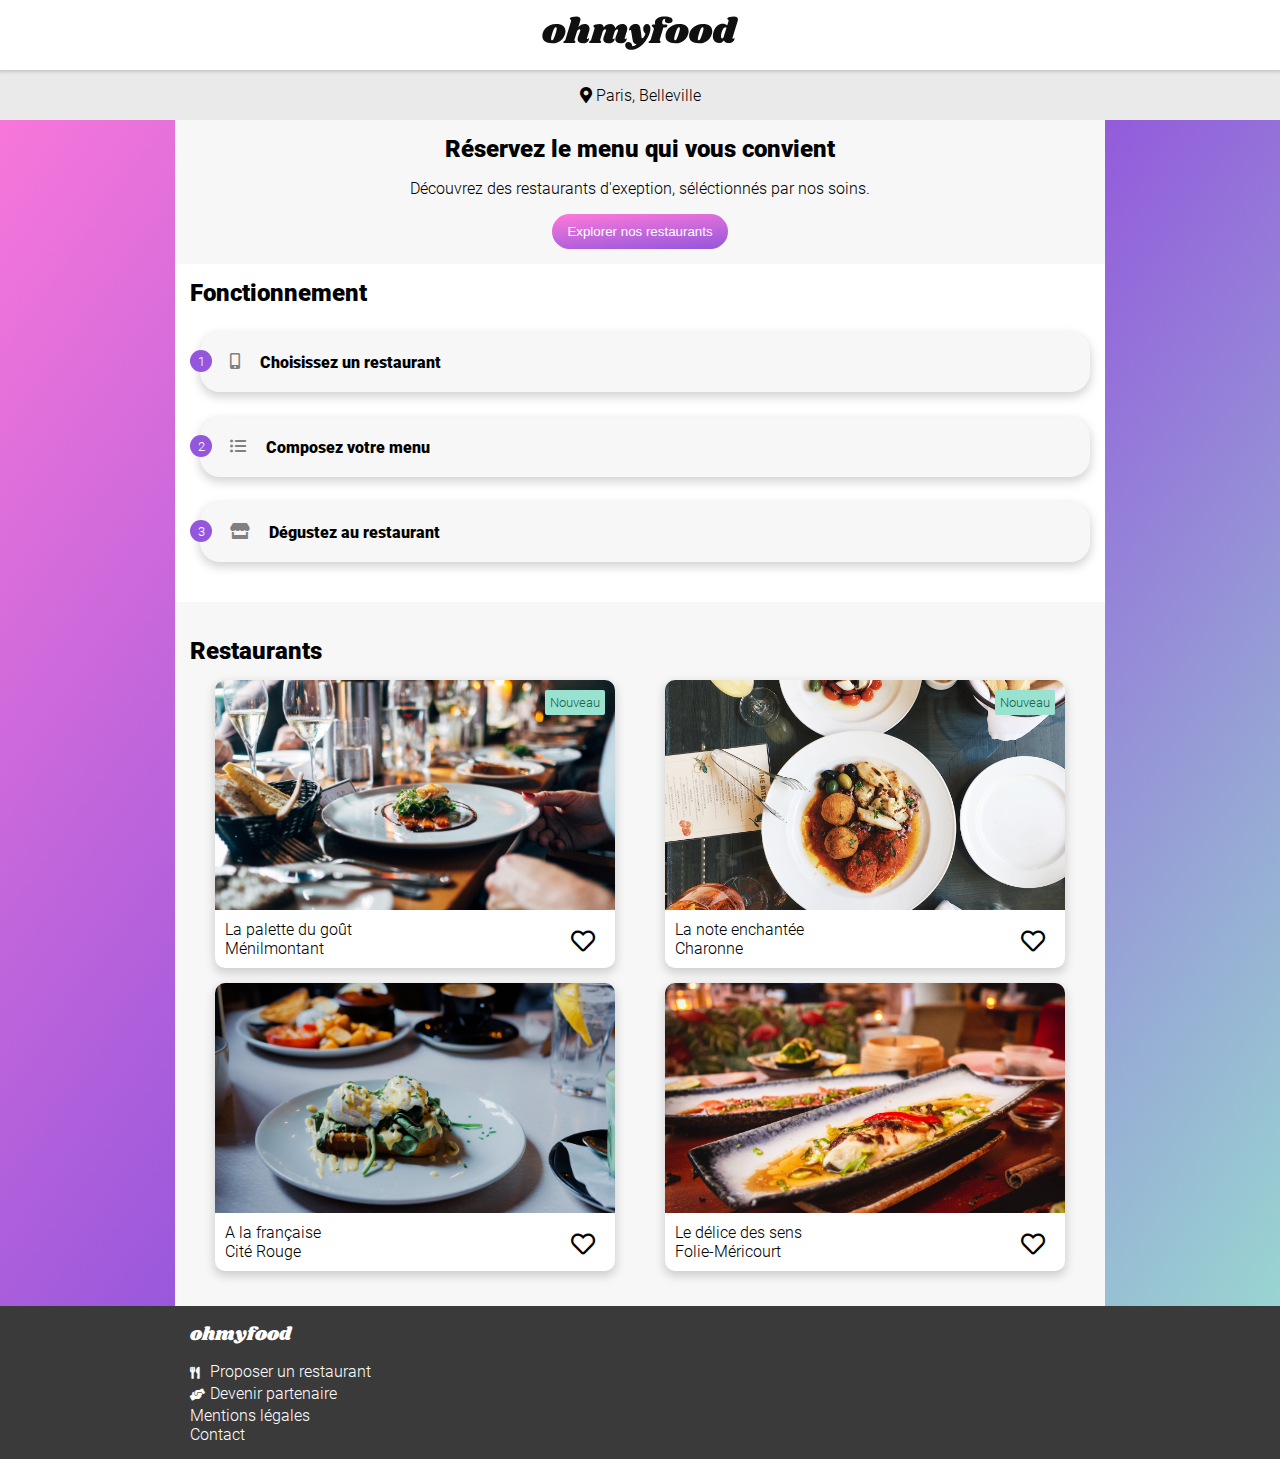
<file: index.html>
<!DOCTYPE html>
<html lang="fr">
    <head>
        <meta charset="utf-8" />
        <meta name="viewport" content="width=device-width" />
        <link rel="stylesheet" href="css/styles.css" />
        <link rel="stylesheet" href="fontawesome/css/all.css" />
        <title>ohmyfood.com</title>
    </head>
    
    <body>
        <div class="loader">Chargement...
                <span class="loading_bar"></span>
        </div>
        <header class="header">
            <span class="header__icon">
                <img class="header__icon__img" src="images/logo/ohmyfood@2x.svg" alt="ohmyfood icon">
            </span>
        </header>
        <div class="location">
            <div class="location__content">
                <span class="location__content__icon">
                    <i class="fas fa-map-marker-alt flex"></i>
                </span>
                <strong>Paris, Belleville</strong>
            </div>
        </div>
        <section class="top">
            <div class="top__presentation container">
                <h2>
                    Réservez le menu qui vous convient
                </h2>
                <p>
                    Découvrez des restaurants d'exeption, séléctionnés par nos soins.
                </p>
                <button type="submit" class="top__presentation__submit button">Explorer nos restaurants</button>
            </div>
            <div class="top__function container">
                <h2>Fonctionnement</h2>
                <div class="bla">
                    <div class="top__function__element">
                        <div class="top__function__element__number">1</div>
                        <div class="top__function__element__box">
                            <i class="fas fa-mobile-alt"></i>
                            <div class="top__function__element__box__text">Choisissez un restaurant</div>
                        </div>
                    </div>
                    <div class="top__function__element">
                        <div class="top__function__element__number">2</div>
                        <div class="top__function__element__box">
                            <i class="fas fa-list-ul"></i>
                            <div class="top__function__element__box__text">Composez votre menu</div>
                        </div>
                    </div>
                    <div class="top__function__element">
                        <div class="top__function__element__number">3</div>
                        <div class="top__function__element__box blue">
                            <i class="fas fa-store"></i>
                            <div class="top__function__element__box__text">Dégustez au restaurant</div>
                        </div>
                    </div>
                </div>
            </div>
        </section>
        <main class="container">
            <h2>Restaurants</h2>
            <div class="div_box">
                <a href="restaurants/la-palette-du-gout.html" class="box">
                    <div class="box__picture">
                        <strong class="box__picture__new">Nouveau</strong>
                        <img src="images/restaurants/jay-wennington-N_Y88TWmGwA-unsplash.jpg" alt="images de plats du restaurant">
                    </div>
                    <div class="box__content">
                        <div class="box__content__text">
                            <strong>La palette du goût</strong><br>
                            Ménilmontant
                        </div>
                        <div class="box__content__icon">
                            <i class="far fa-heart heart-bw"></i>
                            <i class="fas fa-heart heart-c"></i>
                        </div>
                    </div>
                </a>
                <a href="restaurants/la-note-enchantee.html" class="box">
                    <div class="box__picture">
                        <strong class="box__picture__new">Nouveau</strong>
                        <img src="images/restaurants/stil-u2Lp8tXIcjw-unsplash.jpg" alt="images de plats du restaurant">
                    </div>
                    <div class="box__content">
                        <div class="box__content__text">
                            <strong>La note enchantée</strong><br>
                            Charonne
                        </div>
                        <div class="box__content__icon">
                            <i class="far fa-heart heart-bw"></i>
                            <i class="fas fa-heart heart-c"></i>
                        </div>
                    </div>
                </a>
                <a href="restaurants/a-la-francaise.html" class="box">
                    <div class="box__picture">
                        <img src="images/restaurants/toa-heftiba-DQKerTsQwi0-unsplash.jpg" alt="images de plats du restaurant">
                    </div>
                    <div class="box__content">
                        <div class="box__content__text">
                            <strong>A la française</strong><br>
                            Cité Rouge
                        </div>
                        <div class="box__content__icon">
                            <i class="far fa-heart heart-bw"></i>
                            <i class="fas fa-heart heart-c"></i>
                        </div>
                    </div>
                </a>
                <a href="restaurants/le-delice-des-sens.html" class="box">
                    <div class="box__picture">
                        <img src="images/restaurants/louis-hansel-shotsoflouis-qNBGVyOCY8Q-unsplash.jpg" alt="images de plats du restaurant">
                    </div>
                    <div class="box__content">
                        <div class="box__content__text">
                            <strong>Le délice des sens</strong><br>
                            Folie-Méricourt
                        </div>
                        <div class="box__content__icon">
                            <i class="far fa-heart heart-bw"></i>
                            <i class="fas fa-heart heart-c"></i>
                        </div>
                    </div>
                </a>
            </div>
        </main>
        <footer>
            <div class="footer container">
                <h3>ohmyfood</h3><br>
                <a href=""><i class="fas fa-utensils faicon"></i>Proposer un restaurant<br></a>
                <a href=""><i class="fas fa-hands-helping faicon"></i>Devenir partenaire<br></a>
                <a href="">Mentions légales <br></a>
                <a href="mailto:contact@ohmyfood.com">Contact <br></a>
            </div>
        </footer>
    </body>
</html>
</file>
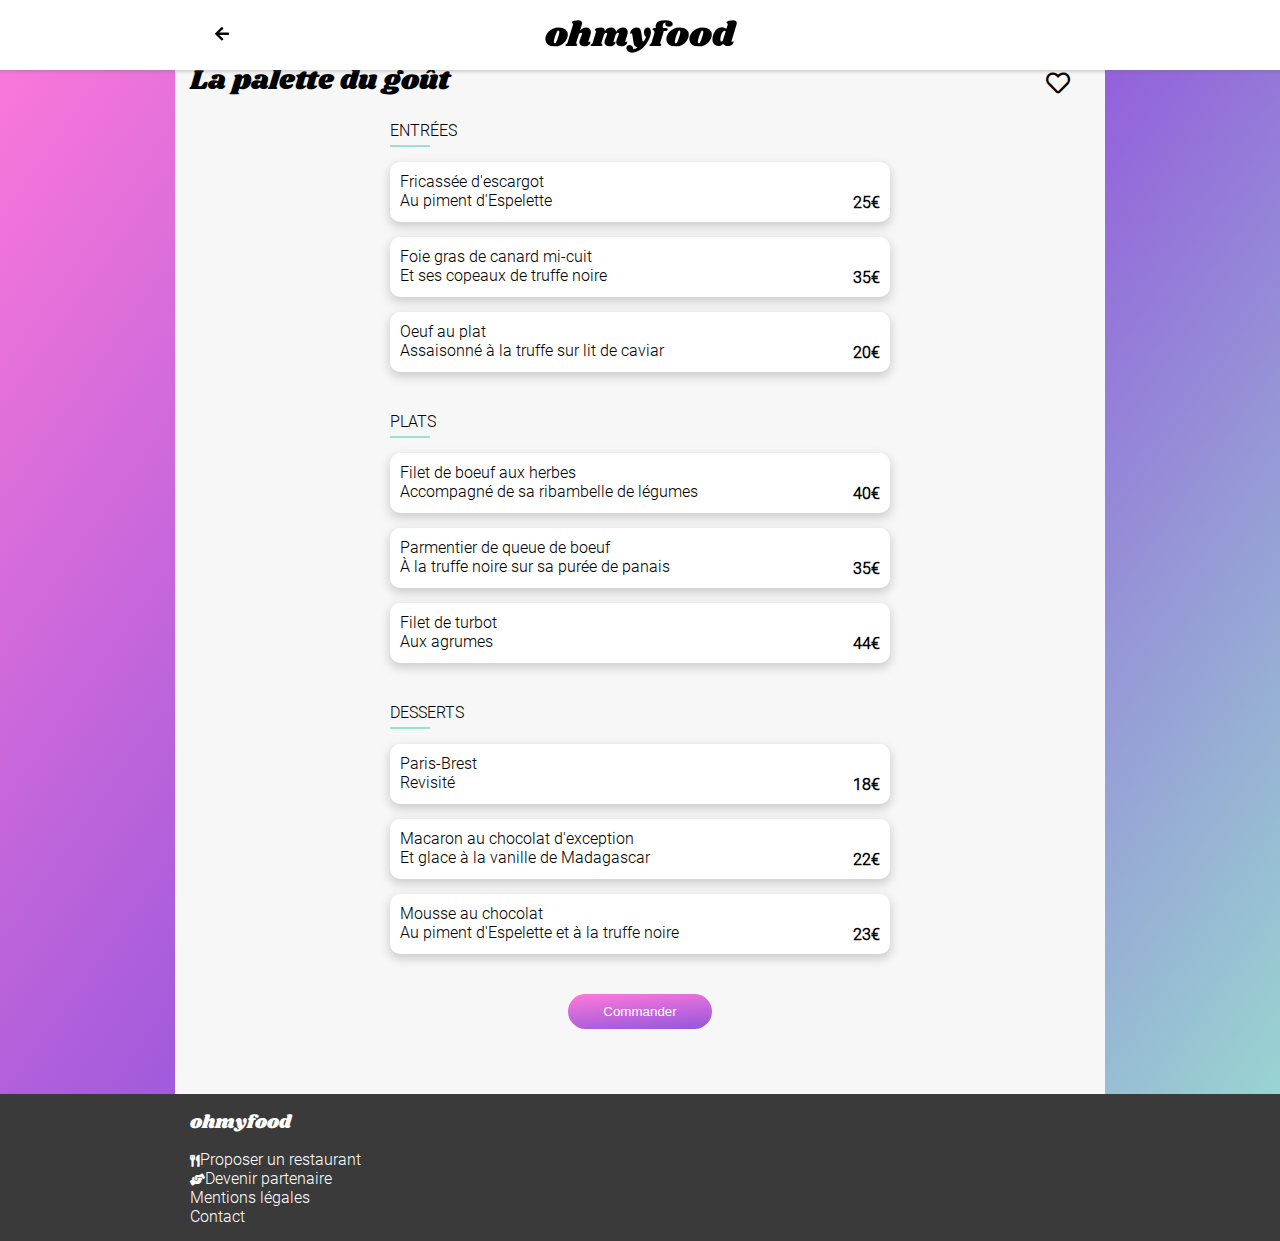
<file: page1.html>
<!DOCTYPE html>
<html lang="fr">
    <head>
        <meta charset="utf-8" />
        <meta name="viewport" content="width=device-width" />
        <link rel="stylesheet" href="css/styles.css" />
        <link rel="stylesheet" href="fontawesome/css/all.css" />
        <title>ohmyfood.com</title>
    </head>
    
    <body>
        <header class="header">
            <div class="relative">
                <a href="index.html" class="return">
                    <i class="fas fa-arrow-left"></i>
                </a>
                <!-- <span class="header__icon">
                    <img class="header__icon__img" src="images/logo/ohmyfood@2x.svg" alt="ohmyfood icon">
                </span> -->
                <h1 class="header__text">ohmyfood</h1>
            </div>
        </header>
        <div class="hero__1">
        </div>
        <main class="restaurant-main container">
            <h1>La palette du goût</h1>
            <div class="box__content__icon heartic">
                <i class="far fa-heart heart-bw"></i>
                <i class="fas fa-heart heart-c"></i>
            </div>
            <!-- <i class="far fa-heart"></i> -->
            <div class="restaurant-main__menu">
                <div class="restaurant-main__menu__part">
                    <span>ENTRÉES</span>
                    <div class="greenbar"> </div>
                    <div class="restaurant-main__menu__part__choice">
                        <div class="plat">
                            <div class="plat__text">
                                <strong>Fricassée d'escargot</strong><br>
                                Au piment d'Espelette 
                            </div>
                            <p class="plat__price">25€</p>
                            <div class="plat__animation">
                                <div class="plat__animation__wrap-icon"> 
                                    <i class="fa-check fas plat__animation__icon" aria-hidden="true"></i> 
                                </div> 
                            </div>
                        </div>
                        <div class="plat">
                            <div class="plat__text">
                                <strong>Foie gras de canard mi-cuit</strong><br>
                                Et ses copeaux de truffe noire
                            </div>
                            <p class="plat__price">35€</p>
                            <div class="plat__animation">
                                <div class="plat__animation__wrap-icon"> 
                                    <i class="fa-check fas plat__animation__icon" aria-hidden="true"></i> 
                                </div> 
                            </div>
                        </div>
                        <div class="plat">
                            <div class="plat__text">
                                <strong>Oeuf au plat</strong><br>
                                Assaisonné à la truffe sur lit de caviar
                            </div>
                            <p class="plat__price">20€</p>
                            <div class="plat__animation">
                                <div class="plat__animation__wrap-icon"> 
                                    <i class="fa-check fas plat__animation__icon" aria-hidden="true"></i> 
                                </div> 
                            </div>
                        </div>
                    </div>
                </div>
                <div class="restaurant-main__menu__part">
                    <span>PLATS</span>
                    <div class="greenbar"> </div>
                    <div class="restaurant-main__menu__part__choice">
                        <div class="plat">
                            <div class="plat__text">
                                <strong>Filet de boeuf aux herbes</strong><br>
                                Accompagné de sa ribambelle de légumes
                            </div>
                            <p class="plat__price">40€</p>
                            <div class="plat__animation">
                                <div class="plat__animation__wrap-icon"> 
                                    <i class="fa-check fas plat__animation__icon" aria-hidden="true"></i> 
                                </div> 
                            </div>
                        </div>
                        <div class="plat">
                            <div class="plat__text">
                                <strong>Parmentier de queue de boeuf</strong><br>
                                À la truffe noire sur sa purée de panais
                            </div>
                            <p class="plat__price">35€</p>
                            <div class="plat__animation">
                                <div class="plat__animation__wrap-icon"> 
                                    <i class="fa-check fas plat__animation__icon" aria-hidden="true"></i> 
                                </div> 
                            </div>
                        </div>
                        <div class="plat">
                            <div class="plat__text">
                                <strong>Filet de turbot</strong><br>
                                Aux agrumes
                            </div>
                            <p class="plat__price">44€</p>
                            <div class="plat__animation">
                                <div class="plat__animation__wrap-icon"> 
                                    <i class="fa-check fas plat__animation__icon" aria-hidden="true"></i> 
                                </div> 
                            </div>
                        </div>
                    </div>
                </div>
                <div class="restaurant-main__menu__part">
                    <span>DESSERTS</span>
                    <div class="greenbar"> </div>
                    <div class="restaurant-main__menu__part__choice">
                        <div class="plat">
                            <div class="plat__text">
                                <strong>Paris-Brest</strong><br>
                                Revisité
                            </div>
                            <p class="plat__price">18€</p>
                            <div class="plat__animation">
                                <div class="plat__animation__wrap-icon"> 
                                    <i class="fa-check fas plat__animation__icon" aria-hidden="true"></i> 
                                </div> 
                            </div>
                        </div>
                        <div class="plat">
                            <div class="plat__text">
                                <strong>Macaron au chocolat d'exception </strong><br>
                                Et glace à la vanille de Madagascar
                            </div>
                            <p class="plat__price">22€</p>
                            <div class="plat__animation">
                                <div class="plat__animation__wrap-icon"> 
                                    <i class="fa-check fas plat__animation__icon" aria-hidden="true"></i> 
                                </div> 
                            </div>
                        </div>
                        <div class="plat">
                            <div class="plat__text">
                                <strong>Mousse au chocolat </strong><br>
                                Au piment d'Espelette et à la truffe noire
                            </div>
                            <p class="plat__price">23€</p>
                            <div class="plat__animation">
                                <div class="plat__animation__wrap-icon"> 
                                    <i class="fa-check fas plat__animation__icon" aria-hidden="true"></i> 
                                </div> 
                            </div>
                        </div>
                    </div>
                </div>
            </div>
            <div class="test">
            <button type="submit" class="button commander">Commander</button>
            </div>
        </main>
        <footer>
            <div class="footer container">
                <h3>ohmyfood</h3><br>
                <a href=""><i class="fas fa-utensils"></i>Proposer un restaurant<br></a>
                <a href=""><i class="fas fa-hands-helping"></i>Devenir partenaire<br></a>
                <a href="">Mentions légales <br></a>
                <a href="">Contact <br></a>
            </div>
        </footer>
    </body>
</html>
</file>
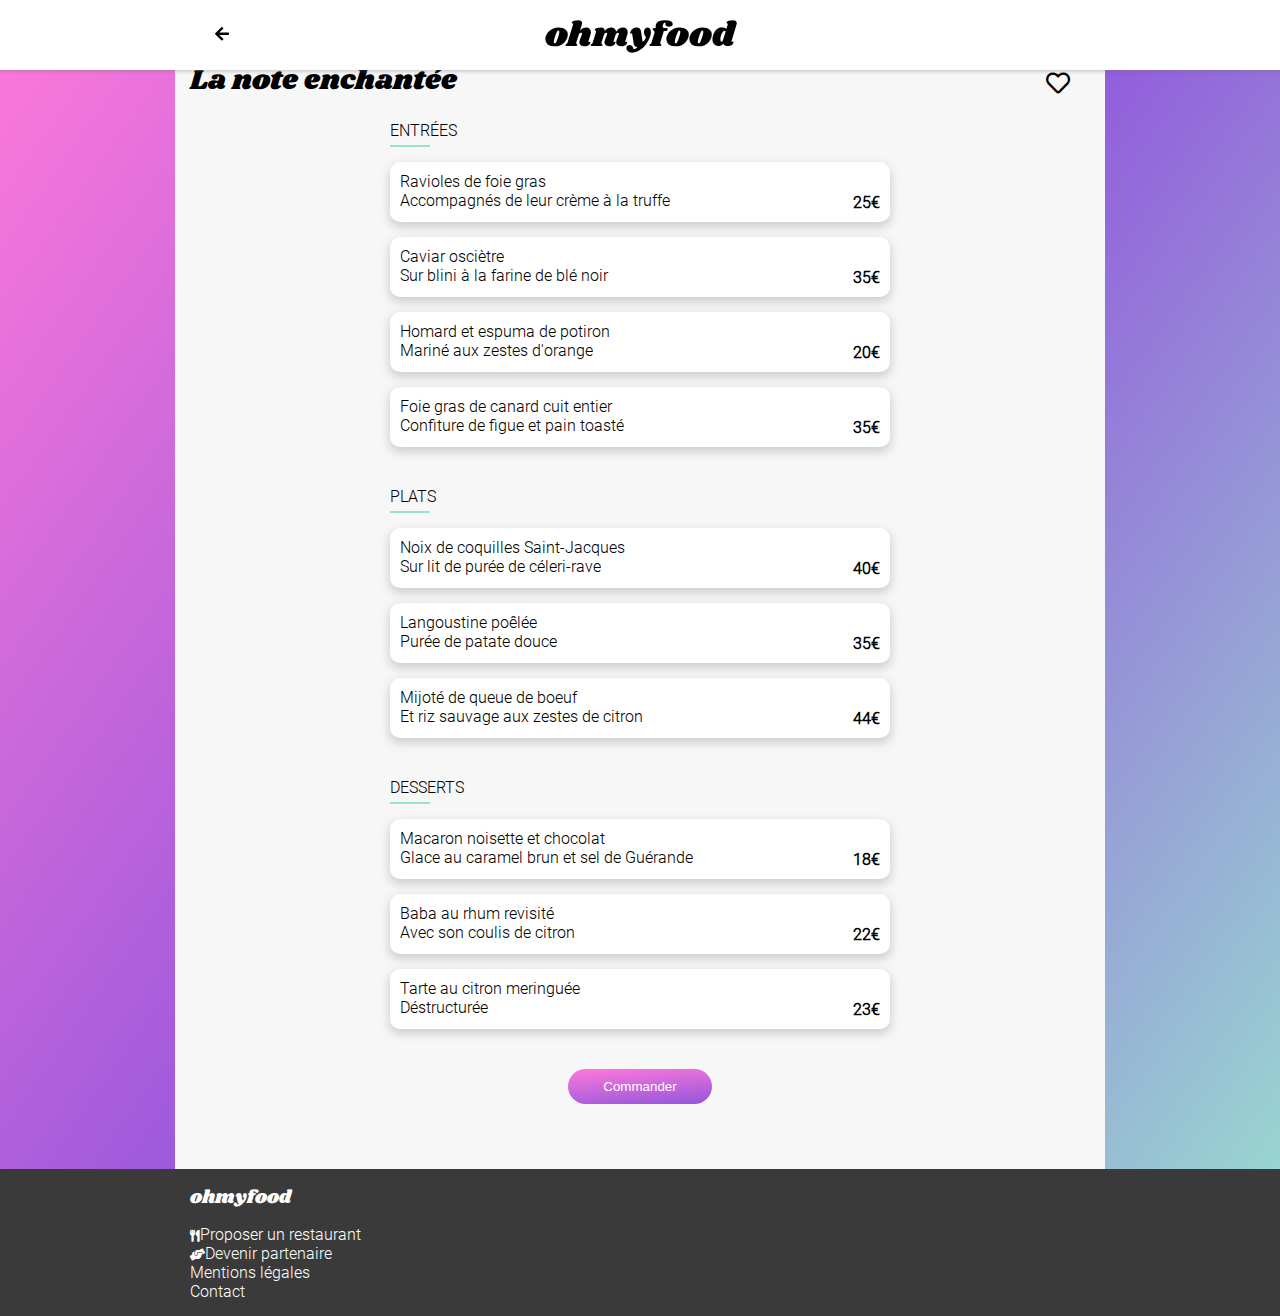
<file: page2.html>
<!DOCTYPE html>
<html lang="fr">
    <head>
        <meta charset="utf-8" />
        <meta name="viewport" content="width=device-width" />
        <link rel="stylesheet" href="css/styles.css" />
        <link rel="stylesheet" href="fontawesome/css/all.css" />
        <title>ohmyfood.com</title>
    </head>
    
    <body>
        <header class="header">
            <div class="relative">
                <a href="index.html" class="return">
                    <i class="fas fa-arrow-left"></i>
                </a>
                <!-- <span class="header__icon">
                    <img class="header__icon__img" src="images/logo/ohmyfood@2x.svg" alt="ohmyfood icon">
                </span> -->
                <h1 class="header__text">ohmyfood</h1>
            </div>
        </header>
        <div class="hero__2">
        </div>
        <main class="restaurant-main container">
            <h1>La note enchantée</h1>
            <div class="box__content__icon heartic">
                <i class="far fa-heart heart-bw"></i>
                <i class="fas fa-heart heart-c"></i>
            </div>
            <div class="restaurant-main__menu">
                <div class="restaurant-main__menu__part">
                    <span>ENTRÉES</span>
                    <div class="greenbar"> </div>
                    <div class="restaurant-main__menu__part__choice">
                        <div class="plat">
                            <div class="plat__text">
                                <strong>Ravioles de foie gras </strong><br>
                                Accompagnés de leur crème à la truffe
                            </div>
                            <p class="plat__price">25€</p>
                            <div class="plat__animation">
                                <div class="plat__animation__wrap-icon"> 
                                    <i class="fa-check fas plat__animation__icon" aria-hidden="true"></i> 
                                </div> 
                            </div>
                        </div>
                        <div class="plat">
                            <div class="plat__text">
                                <strong>Caviar osciètre </strong><br>
                                Sur blini à la farine de blé noir
                            </div>
                            <p class="plat__price">35€</p>
                            <div class="plat__animation">
                                <div class="plat__animation__wrap-icon"> 
                                    <i class="fa-check fas plat__animation__icon" aria-hidden="true"></i> 
                                </div> 
                            </div>
                        </div>
                        <div class="plat">
                            <div class="plat__text">
                                <strong>Homard et espuma de potiron</strong><br>
                                Mariné aux zestes d'orange
                            </div>
                            <p class="plat__price">20€</p>
                            <div class="plat__animation">
                                <div class="plat__animation__wrap-icon"> 
                                    <i class="fa-check fas plat__animation__icon" aria-hidden="true"></i> 
                                </div> 
                            </div>
                        </div>
                        <div class="plat">
                            <div class="plat__text">
                                <strong>Foie gras de canard cuit entier</strong><br>
                                Confiture de figue et pain toasté
                            </div>
                            <p class="plat__price">35€</p>
                            <div class="plat__animation">
                                <div class="plat__animation__wrap-icon"> 
                                    <i class="fa-check fas plat__animation__icon" aria-hidden="true"></i> 
                                </div> 
                            </div>
                        </div>
                    </div>
                </div>
                <div class="restaurant-main__menu__part">
                    <span>PLATS</span>
                    <div class="greenbar"> </div>
                    <div class="restaurant-main__menu__part__choice">
                        <div class="plat">
                            <div class="plat__text">
                                <strong>Noix de coquilles Saint-Jacques</strong><br>
                                Sur lit de purée de céleri-rave
                            </div>
                            <p class="plat__price">40€</p>
                            <div class="plat__animation">
                                <div class="plat__animation__wrap-icon"> 
                                    <i class="fa-check fas plat__animation__icon" aria-hidden="true"></i> 
                                </div> 
                            </div>
                        </div>
                        <div class="plat">
                            <div class="plat__text">
                                <strong>Langoustine poêlée</strong><br>
                                Purée de patate douce
                            </div>
                            <p class="plat__price">35€</p>
                            <div class="plat__animation">
                                <div class="plat__animation__wrap-icon"> 
                                    <i class="fa-check fas plat__animation__icon" aria-hidden="true"></i> 
                                </div> 
                            </div>
                        </div>
                        <div class="plat">
                            <div class="plat__text">
                                <strong>Mijoté de queue de boeuf</strong><br>
                                Et riz sauvage aux zestes de citron
                            </div>
                            <p class="plat__price">44€</p>
                            <div class="plat__animation">
                                <div class="plat__animation__wrap-icon"> 
                                    <i class="fa-check fas plat__animation__icon" aria-hidden="true"></i> 
                                </div> 
                            </div>
                        </div>
                    </div>
                </div>
                <div class="restaurant-main__menu__part">
                    <span>DESSERTS</span>
                    <div class="greenbar"> </div>
                    <div class="restaurant-main__menu__part__choice">
                        <div class="plat">
                            <div class="plat__text">
                                <strong>Macaron noisette et chocolat</strong><br>
                                Glace au caramel brun et sel de Guérande
                            </div>
                            <p class="plat__price">18€</p>
                            <div class="plat__animation">
                                <div class="plat__animation__wrap-icon"> 
                                    <i class="fa-check fas plat__animation__icon" aria-hidden="true"></i> 
                                </div> 
                            </div>
                        </div>
                        <div class="plat">
                            <div class="plat__text">
                                <strong>Baba au rhum revisité </strong><br>
                                Avec son coulis de citron
                            </div>
                            <p class="plat__price">22€</p>
                            <div class="plat__animation">
                                <div class="plat__animation__wrap-icon"> 
                                    <i class="fa-check fas plat__animation__icon" aria-hidden="true"></i> 
                                </div> 
                            </div>
                        </div>
                        <div class="plat">
                            <div class="plat__text">
                                <strong>Tarte au citron meringuée </strong><br>
                                Déstructurée
                            </div>
                            <p class="plat__price">23€</p>
                            <div class="plat__animation">
                                <div class="plat__animation__wrap-icon"> 
                                    <i class="fa-check fas plat__animation__icon" aria-hidden="true"></i> 
                                </div> 
                            </div>
                        </div>
                    </div>
                </div>
            <div class="test">
            <button type="submit" class="button commander">Commander</button>
            </div>
        </main>
        <footer>
            <div class="footer container">
                <h3>ohmyfood</h3><br>
                <a href=""><i class="fas fa-utensils"></i>Proposer un restaurant<br></a>
                <a href=""><i class="fas fa-hands-helping"></i>Devenir partenaire<br></a>
                <a href="">Mentions légales <br></a>
                <a href="">Contact <br></a>
            </div>
        </footer>
    </body>
</html>
</file>
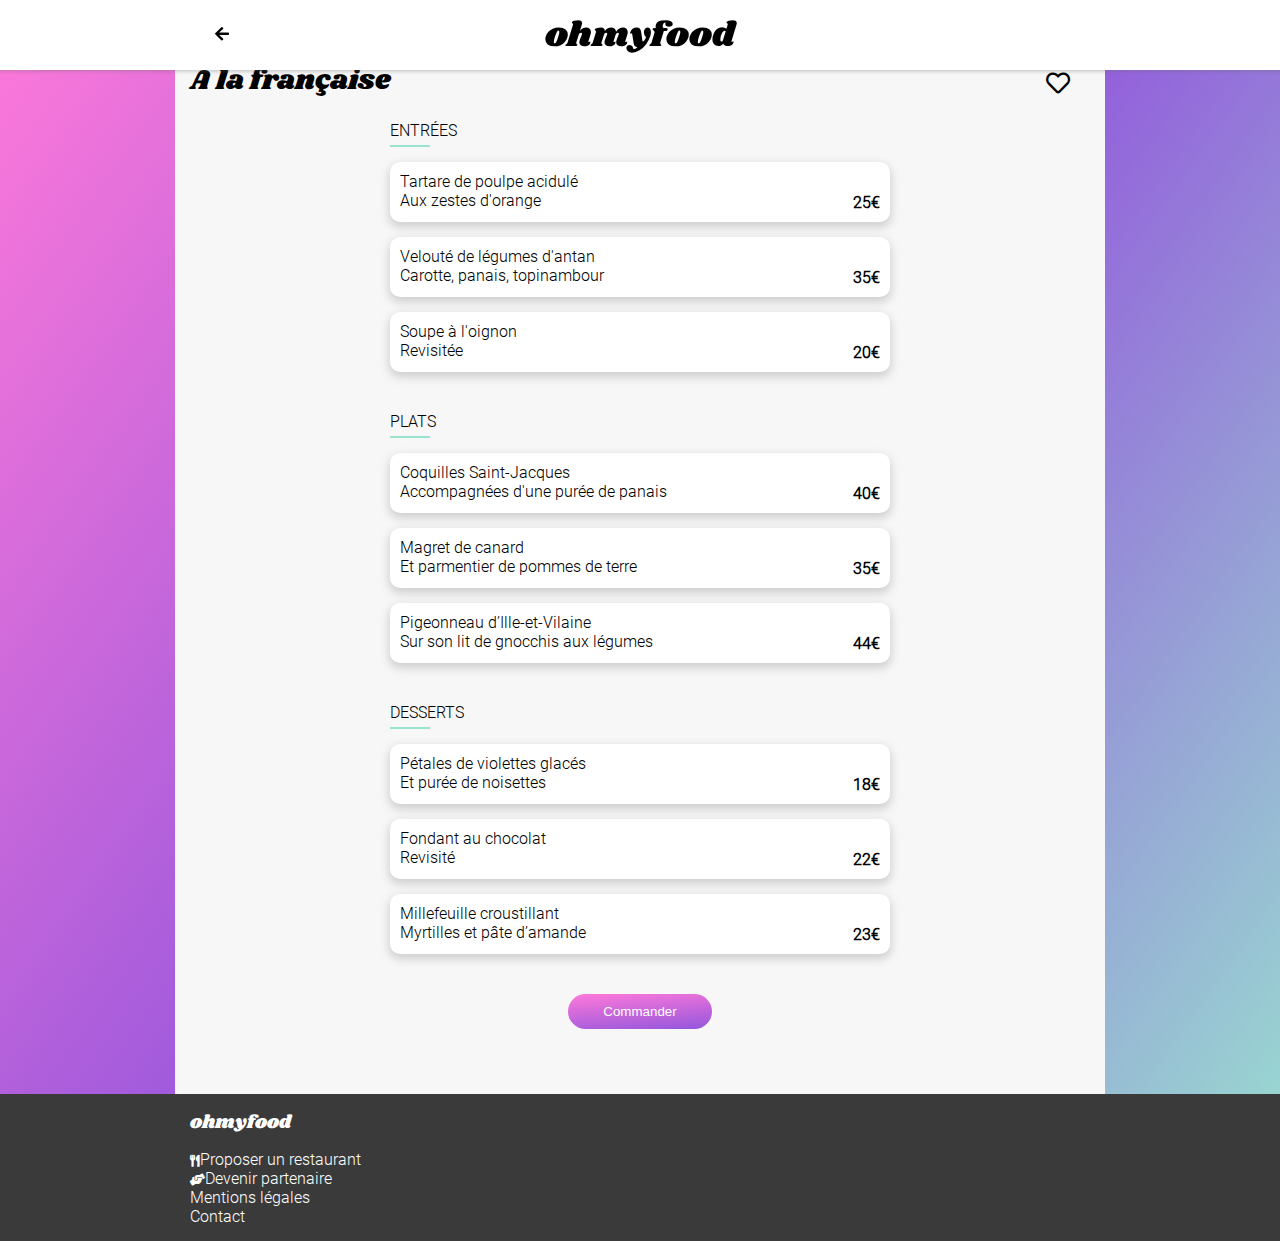
<file: page3.html>
<!DOCTYPE html>
<html lang="fr">
    <head>
        <meta charset="utf-8" />
        <meta name="viewport" content="width=device-width" />
        <link rel="stylesheet" href="css/styles.css" />
        <link rel="stylesheet" href="fontawesome/css/all.css" />
        <title>ohmyfood.com</title>
    </head>
    
    <body>
        <header class="header">
            <div class="relative">
                <a href="index.html" class="return">
                    <i class="fas fa-arrow-left"></i>
                </a>
                <!-- <span class="header__icon">
                    <img class="header__icon__img" src="images/logo/ohmyfood@2x.svg" alt="ohmyfood icon">
                </span> -->
                <h1 class="header__text">ohmyfood</h1>
            </div>
        </header>
        <div class="hero__3">
        </div>
        <main class="restaurant-main container">
            <h1>À la française</h1>
            <div class="box__content__icon heartic">
                <i class="far fa-heart heart-bw"></i>
                <i class="fas fa-heart heart-c"></i>
            </div>
            <div class="restaurant-main__menu">
                <div class="restaurant-main__menu__part">
                    <span>ENTRÉES</span>
                    <div class="greenbar"> </div>
                    <div class="restaurant-main__menu__part__choice">
                        <div class="plat">
                            <div class="plat__text">
                                <strong>Tartare de poulpe acidulé</strong><br>
                                Aux zestes d'orange
                            </div>
                            <p class="plat__price">25€</p>
                            <div class="plat__animation">
                                <div class="plat__animation__wrap-icon"> 
                                    <i class="fa-check fas plat__animation__icon" aria-hidden="true"></i> 
                                </div> 
                            </div>
                        </div>
                        <div class="plat">
                            <div class="plat__text">
                                <strong>Velouté de légumes d'antan</strong><br>
                                Carotte, panais, topinambour
                            </div>
                            <p class="plat__price">35€</p>
                            <div class="plat__animation">
                                <div class="plat__animation__wrap-icon"> 
                                    <i class="fa-check fas plat__animation__icon" aria-hidden="true"></i> 
                                </div> 
                            </div>
                        </div>
                        <div class="plat">
                            <div class="plat__text">
                                <strong>Soupe à l'oignon</strong><br>
                                Revisitée
                            </div>
                            <p class="plat__price">20€</p>
                            <div class="plat__animation">
                                <div class="plat__animation__wrap-icon"> 
                                    <i class="fa-check fas plat__animation__icon" aria-hidden="true"></i> 
                                </div> 
                            </div>
                        </div>
                    </div>
                </div>
                <div class="restaurant-main__menu__part">
                    <span>PLATS</span>
                    <div class="greenbar"> </div>
                    <div class="restaurant-main__menu__part__choice">
                        <div class="plat">
                            <div class="plat__text">
                                <strong>Coquilles Saint-Jacques</strong><br>
                                Accompagnées d'une purée de panais
                            </div>
                            <p class="plat__price">40€</p>
                            <div class="plat__animation">
                                <div class="plat__animation__wrap-icon"> 
                                    <i class="fa-check fas plat__animation__icon" aria-hidden="true"></i> 
                                </div> 
                            </div>
                        </div>
                        <div class="plat">
                            <div class="plat__text">
                                <strong>Magret de canard</strong><br>
                                Et parmentier de pommes de terre
                            </div>
                            <p class="plat__price">35€</p>
                            <div class="plat__animation">
                                <div class="plat__animation__wrap-icon"> 
                                    <i class="fa-check fas plat__animation__icon" aria-hidden="true"></i> 
                                </div> 
                            </div>
                        </div>
                        <div class="plat">
                            <div class="plat__text">
                                <strong>Pigeonneau d’Ille-et-Vilaine</strong><br>
                                Sur son lit de gnocchis aux légumes
                            </div>
                            <p class="plat__price">44€</p>
                            <div class="plat__animation">
                                <div class="plat__animation__wrap-icon"> 
                                    <i class="fa-check fas plat__animation__icon" aria-hidden="true"></i> 
                                </div> 
                            </div>
                        </div>
                    </div>
                </div>
                <div class="restaurant-main__menu__part">
                    <span>DESSERTS</span>
                    <div class="greenbar"> </div>
                    <div class="restaurant-main__menu__part__choice">
                        <div class="plat">
                            <div class="plat__text">
                                <strong>Pétales de violettes glacés</strong><br>
                                Et purée de noisettes
                            </div>
                            <p class="plat__price">18€</p>
                            <div class="plat__animation">
                                <div class="plat__animation__wrap-icon"> 
                                    <i class="fa-check fas plat__animation__icon" aria-hidden="true"></i> 
                                </div> 
                            </div>
                        </div>
                        <div class="plat">
                            <div class="plat__text">
                                <strong>Fondant au chocolat</strong><br>
                                Revisité
                            </div>
                            <p class="plat__price">22€</p>
                            <div class="plat__animation">
                                <div class="plat__animation__wrap-icon"> 
                                    <i class="fa-check fas plat__animation__icon" aria-hidden="true"></i> 
                                </div> 
                            </div>
                        </div>
                        <div class="plat">
                            <div class="plat__text">
                                <strong>Millefeuille croustillant</strong><br>
                                Myrtilles et pâte d’amande
                            </div>
                            <p class="plat__price">23€</p>
                            <div class="plat__animation">
                                <div class="plat__animation__wrap-icon"> 
                                    <i class="fa-check fas plat__animation__icon" aria-hidden="true"></i> 
                                </div> 
                            </div>
                        </div>
                    </div>
                </div>
            <div class="test">
            <button type="submit" class="button commander">Commander</button>
            </div>
        </main>
        <footer>
            <div class="footer container">
                <h3>ohmyfood</h3><br>
                <a href=""><i class="fas fa-utensils"></i>Proposer un restaurant<br></a>
                <a href=""><i class="fas fa-hands-helping"></i>Devenir partenaire<br></a>
                <a href="">Mentions légales <br></a>
                <a href="">Contact <br></a>
            </div>
        </footer>
    </body>
</html>
</file>
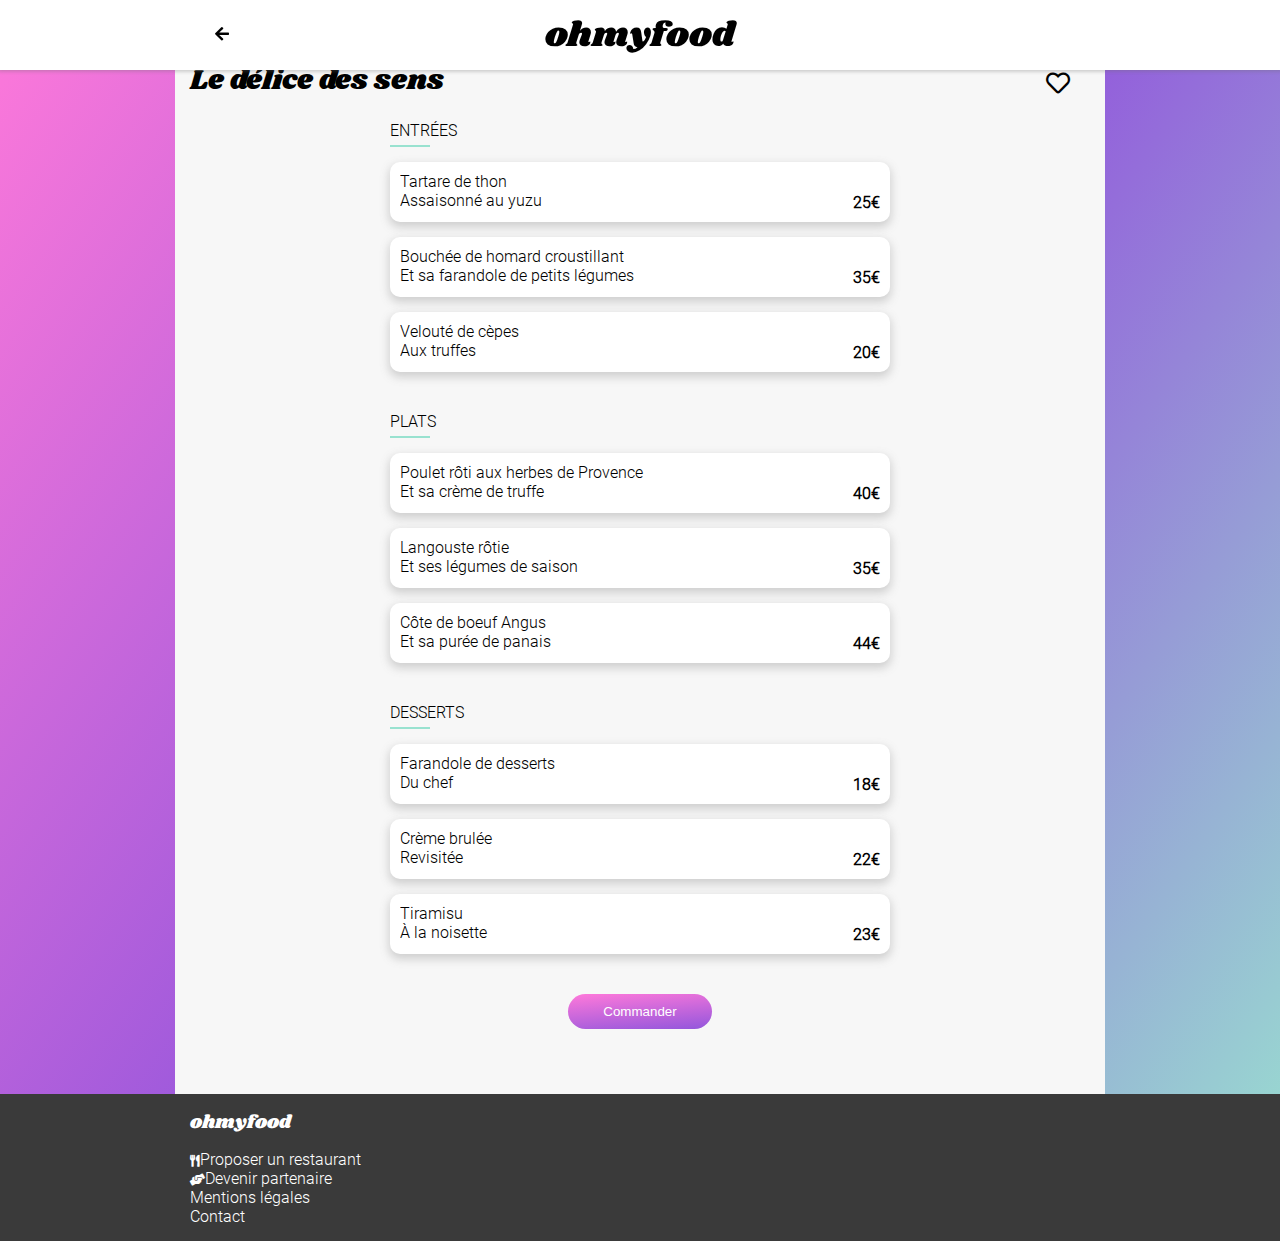
<file: page4.html>
<!DOCTYPE html>
<html lang="fr">
    <head>
        <meta charset="utf-8" />
        <meta name="viewport" content="width=device-width" />
        <link rel="stylesheet" href="css/styles.css" />
        <link rel="stylesheet" href="fontawesome/css/all.css" />
        <title>ohmyfood.com</title>
    </head>
    
    <body>
        <header class="header">
            <div class="relative">
                <a href="index.html" class="return">
                    <i class="fas fa-arrow-left"></i>
                </a>
                <!-- <span class="header__icon">
                    <img class="header__icon__img" src="images/logo/ohmyfood@2x.svg" alt="ohmyfood icon">
                </span> -->
                <h1 class="header__text">ohmyfood</h1>
            </div>
        </header>
        <div class="hero__4">
        </div>
        <main class="restaurant-main container">
            <h1>Le délice des sens</h1>
            <div class="box__content__icon heartic">
                <i class="far fa-heart heart-bw"></i>
                <i class="fas fa-heart heart-c"></i>
            </div>
            <div class="restaurant-main__menu">
                <div class="restaurant-main__menu__part">
                    <span>ENTRÉES</span>
                    <div class="greenbar"> </div>
                    <div class="restaurant-main__menu__part__choice">
                        <div class="plat">
                            <div class="plat__text">
                                <strong>Tartare de thon</strong><br>
                                Assaisonné au yuzu
                            </div>
                            <p class="plat__price">25€</p>
                            <div class="plat__animation">
                                <div class="plat__animation__wrap-icon"> 
                                    <i class="fa-check fas plat__animation__icon" aria-hidden="true"></i> 
                                </div> 
                            </div>
                        </div>
                        <div class="plat">
                            <div class="plat__text">
                                <strong>Bouchée de homard croustillant </strong><br>
                                Et sa farandole de petits légumes
                            </div>
                            <p class="plat__price">35€</p>
                            <div class="plat__animation">
                                <div class="plat__animation__wrap-icon"> 
                                    <i class="fa-check fas plat__animation__icon" aria-hidden="true"></i> 
                                </div> 
                            </div>
                        </div>
                        <div class="plat">
                            <div class="plat__text">
                                <strong>Velouté de cèpes </strong><br>
                                Aux truffes
                            </div>
                            <p class="plat__price">20€</p>
                            <div class="plat__animation">
                                <div class="plat__animation__wrap-icon"> 
                                    <i class="fa-check fas plat__animation__icon" aria-hidden="true"></i> 
                                </div> 
                            </div>
                        </div>
                    </div>
                </div>
                <div class="restaurant-main__menu__part">
                    <span>PLATS</span>
                    <div class="greenbar"> </div>
                    <div class="restaurant-main__menu__part__choice">
                        <div class="plat">
                            <div class="plat__text">
                                <strong>Poulet rôti aux herbes de Provence </strong><br>
                                Et sa crème de truffe
                            </div>
                            <p class="plat__price">40€</p>
                            <div class="plat__animation">
                                <div class="plat__animation__wrap-icon"> 
                                    <i class="fa-check fas plat__animation__icon" aria-hidden="true"></i> 
                                </div> 
                            </div>
                        </div>
                        <div class="plat">
                            <div class="plat__text">
                                <strong>Langouste rôtie </strong><br>
                                Et ses légumes de saison
                            </div>
                            <p class="plat__price">35€</p>
                            <div class="plat__animation">
                                <div class="plat__animation__wrap-icon"> 
                                    <i class="fa-check fas plat__animation__icon" aria-hidden="true"></i> 
                                </div> 
                            </div>
                        </div>
                        <div class="plat">
                            <div class="plat__text">
                                <strong>Côte de boeuf Angus </strong><br>
                                Et sa purée de panais
                            </div>
                            <p class="plat__price">44€</p>
                            <div class="plat__animation">
                                <div class="plat__animation__wrap-icon"> 
                                    <i class="fa-check fas plat__animation__icon" aria-hidden="true"></i> 
                                </div> 
                            </div>
                        </div>
                    </div>
                </div>
                <div class="restaurant-main__menu__part">
                    <span>DESSERTS</span>
                    <div class="greenbar"> </div>
                    <div class="restaurant-main__menu__part__choice">
                        <div class="plat">
                            <div class="plat__text">
                                <strong>Farandole de desserts</strong><br>
                                Du chef
                            </div>
                            <p class="plat__price">18€</p>
                            <div class="plat__animation">
                                <div class="plat__animation__wrap-icon"> 
                                    <i class="fa-check fas plat__animation__icon" aria-hidden="true"></i> 
                                </div> 
                            </div>
                        </div>
                        <div class="plat">
                            <div class="plat__text">
                                <strong>Crème brulée </strong><br>
                                Revisitée
                            </div>
                            <p class="plat__price">22€</p>
                            <div class="plat__animation">
                                <div class="plat__animation__wrap-icon"> 
                                    <i class="fa-check fas plat__animation__icon" aria-hidden="true"></i> 
                                </div> 
                            </div>
                        </div>
                        <div class="plat">
                            <div class="plat__text">
                                <strong>Tiramisu </strong><br>
                                À la noisette
                            </div>
                            <p class="plat__price">23€</p>
                            <div class="plat__animation">
                                <div class="plat__animation__wrap-icon"> 
                                    <i class="fa-check fas plat__animation__icon" aria-hidden="true"></i> 
                                </div> 
                            </div>
                        </div>
                    </div>
                </div>
            <div class="test">
            <button type="submit" class="button commander">Commander</button>
            </div>
        </main>
        <footer>
            <div class="footer container">
                <h3>ohmyfood</h3><br>
                <a href=""><i class="fas fa-utensils"></i>Proposer un restaurant<br></a>
                <a href=""><i class="fas fa-hands-helping"></i>Devenir partenaire<br></a>
                <a href="">Mentions légales <br></a>
                <a href="">Contact <br></a>
            </div>
        </footer>
    </body>
</html>
</file>
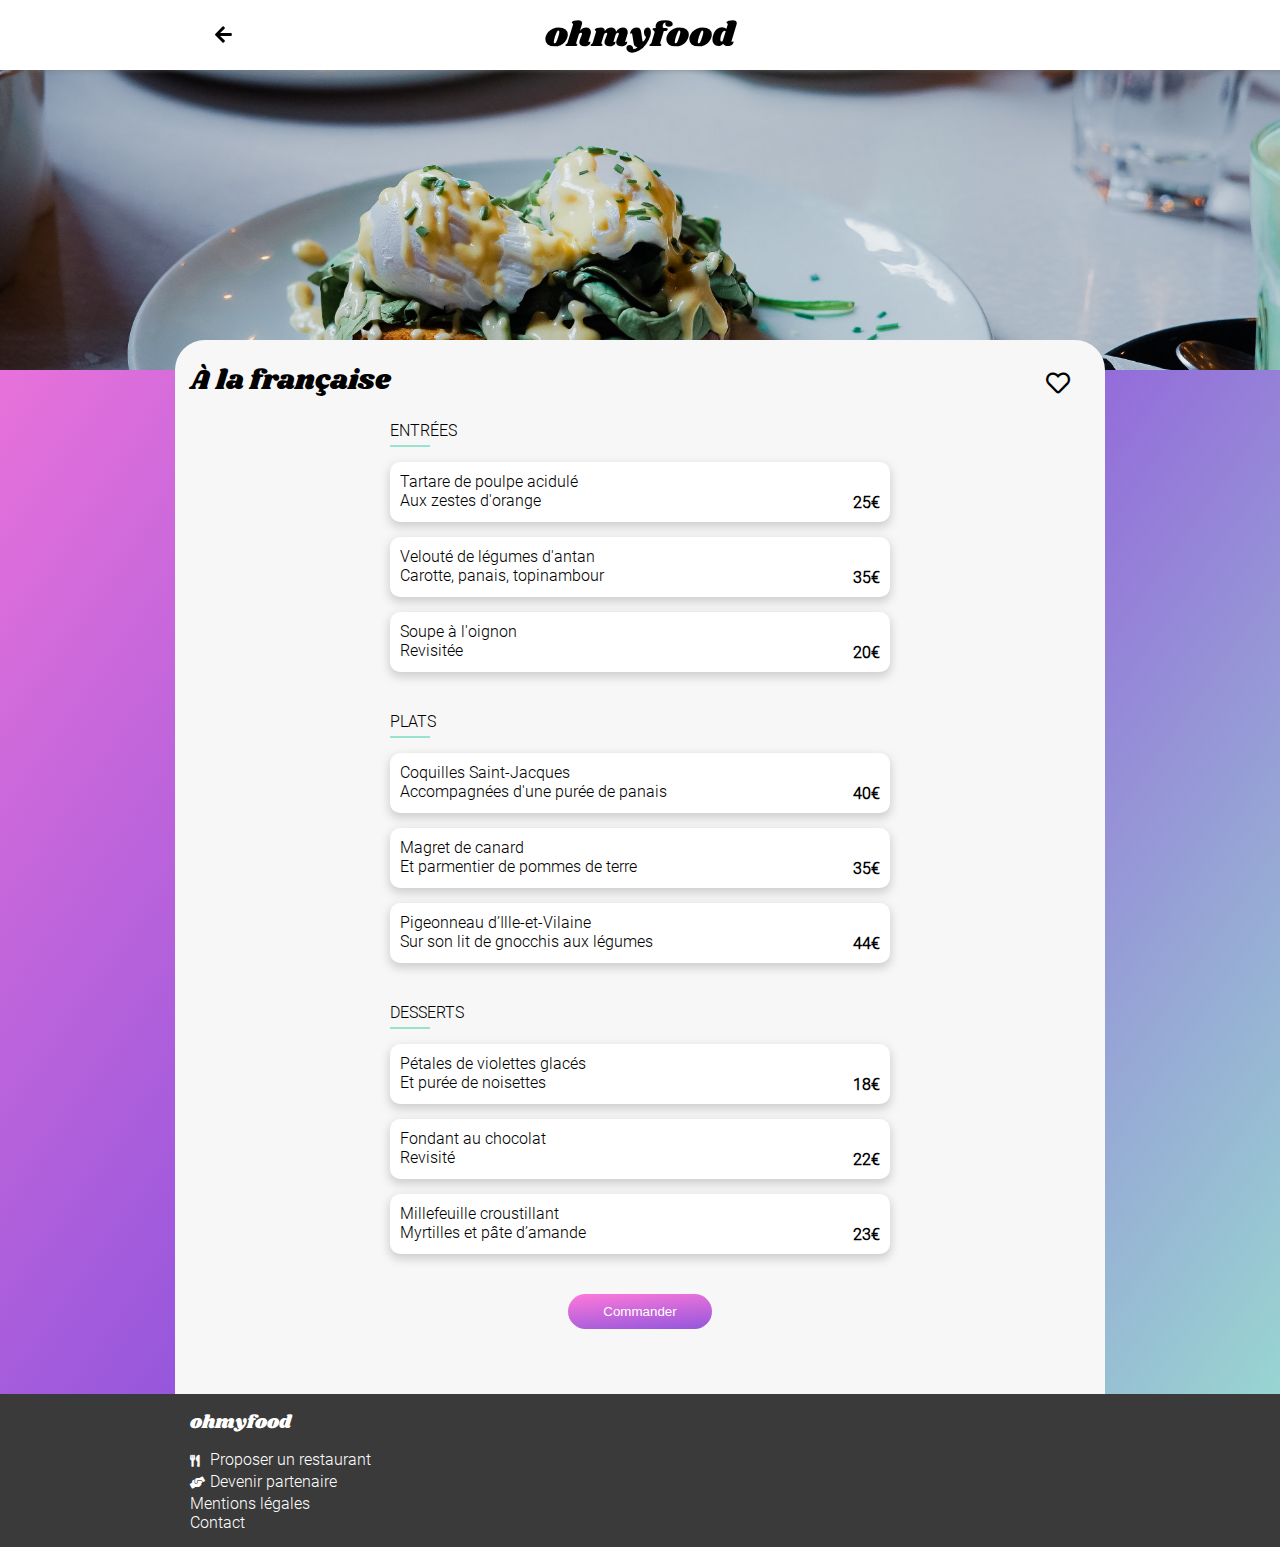
<file: restaurants/a-la-francaise.html>
<!DOCTYPE html>
<html lang="fr">
    <head>
        <meta charset="utf-8" />
        <meta name="viewport" content="width=device-width" />
        <link rel="stylesheet" href="../css/styles.css" />
        <link rel="stylesheet" href="../fontawesome/css/all.css" />
        <title>ohmyfood.com</title>
    </head>
    
    <body>
        <header class="header">
            <div class="relative">
                <a href="../index.html" class="return">
                    <i class="fas fa-arrow-left arrow"></i>
                </a>
                <!-- <span class="header__icon">
                    <img class="header__icon__img" src="images/logo/ohmyfood@2x.svg" alt="ohmyfood icon">
                </span> -->
                <h1 class="header__text">ohmyfood</h1>
            </div>
        </header>
        <div class="hero hero3"> 
        </div>
        <main class="restaurant-main container">
            <h1>À la française</h1>
            <div class="box__content__icon heartic">
                <i class="far fa-heart heart-bw"></i>
                <i class="fas fa-heart heart-c"></i>
            </div>
            <div class="restaurant-main__menu">
                <div class="restaurant-main__menu__part">
                    <span>ENTRÉES</span>
                    <div class="greenbar"> </div>
                    <div class="restaurant-main__menu__part__choice">
                        <div class="plat animation-delay-1">
                            <div class="plat__text">
                                <strong>Tartare de poulpe acidulé</strong><br>
                                Aux zestes d'orange
                            </div>
                            <p class="plat__price">25€</p>
                            <div class="plat__animation">
                                <div class="plat__animation__wrap-icon"> 
                                    <i class="fa-check fas plat__animation__icon" aria-hidden="true"></i> 
                                </div> 
                            </div>
                        </div>
                        <div class="plat animation-delay-2">
                            <div class="plat__text">
                                <strong>Velouté de légumes d'antan</strong><br>
                                Carotte, panais, topinambour
                            </div>
                            <p class="plat__price">35€</p>
                            <div class="plat__animation">
                                <div class="plat__animation__wrap-icon"> 
                                    <i class="fa-check fas plat__animation__icon" aria-hidden="true"></i> 
                                </div> 
                            </div>
                        </div>
                        <div class="plat animation-delay-3">
                            <div class="plat__text">
                                <strong>Soupe à l'oignon</strong><br>
                                Revisitée
                            </div>
                            <p class="plat__price">20€</p>
                            <div class="plat__animation">
                                <div class="plat__animation__wrap-icon"> 
                                    <i class="fa-check fas plat__animation__icon" aria-hidden="true"></i> 
                                </div> 
                            </div>
                        </div>
                    </div>
                </div>
                <div class="restaurant-main__menu__part">
                    <span>PLATS</span>
                    <div class="greenbar"> </div>
                    <div class="restaurant-main__menu__part__choice">
                        <div class="plat animation-delay-4">
                            <div class="plat__text">
                                <strong>Coquilles Saint-Jacques</strong><br>
                                Accompagnées d'une purée de panais
                            </div>
                            <p class="plat__price">40€</p>
                            <div class="plat__animation">
                                <div class="plat__animation__wrap-icon"> 
                                    <i class="fa-check fas plat__animation__icon" aria-hidden="true"></i> 
                                </div> 
                            </div>
                        </div>
                        <div class="plat animation-delay-5">
                            <div class="plat__text">
                                <strong>Magret de canard</strong><br>
                                Et parmentier de pommes de terre
                            </div>
                            <p class="plat__price">35€</p>
                            <div class="plat__animation">
                                <div class="plat__animation__wrap-icon"> 
                                    <i class="fa-check fas plat__animation__icon" aria-hidden="true"></i> 
                                </div> 
                            </div>
                        </div>
                        <div class="plat animation-delay-6">
                            <div class="plat__text">
                                <strong>Pigeonneau d’Ille-et-Vilaine</strong><br>
                                Sur son lit de gnocchis aux légumes
                            </div>
                            <p class="plat__price">44€</p>
                            <div class="plat__animation">
                                <div class="plat__animation__wrap-icon"> 
                                    <i class="fa-check fas plat__animation__icon" aria-hidden="true"></i> 
                                </div> 
                            </div>
                        </div>
                    </div>
                </div>
                <div class="restaurant-main__menu__part">
                    <span>DESSERTS</span>
                    <div class="greenbar"> </div>
                    <div class="restaurant-main__menu__part__choice">
                        <div class="plat animation-delay-7">
                            <div class="plat__text">
                                <strong>Pétales de violettes glacés</strong><br>
                                Et purée de noisettes
                            </div>
                            <p class="plat__price">18€</p>
                            <div class="plat__animation">
                                <div class="plat__animation__wrap-icon"> 
                                    <i class="fa-check fas plat__animation__icon" aria-hidden="true"></i> 
                                </div> 
                            </div>
                        </div>
                        <div class="plat animation-delay-8">
                            <div class="plat__text">
                                <strong>Fondant au chocolat</strong><br>
                                Revisité
                            </div>
                            <p class="plat__price">22€</p>
                            <div class="plat__animation">
                                <div class="plat__animation__wrap-icon"> 
                                    <i class="fa-check fas plat__animation__icon" aria-hidden="true"></i> 
                                </div> 
                            </div>
                        </div>
                        <div class="plat animation-delay-9">
                            <div class="plat__text">
                                <strong>Millefeuille croustillant</strong><br>
                                Myrtilles et pâte d’amande
                            </div>
                            <p class="plat__price">23€</p>
                            <div class="plat__animation">
                                <div class="plat__animation__wrap-icon"> 
                                    <i class="fa-check fas plat__animation__icon" aria-hidden="true"></i> 
                                </div> 
                            </div>
                        </div>
                    </div>
                </div>
            </div>
            <div class="test">
            <button type="submit" class="button commander">Commander</button>
            </div>
        </main>
        <footer>
            <div class="footer container">
                <h3>ohmyfood</h3><br>
                <a href=""><i class="fas fa-utensils faicon"></i>Proposer un restaurant<br></a>
                <a href=""><i class="fas fa-hands-helping faicon"></i>Devenir partenaire<br></a>
                <a href="">Mentions légales <br></a>
                <a href="mailto:contact@ohmyfood.com">Contact <br></a>
            </div>
        </footer>
    </body>
</html>
</file>
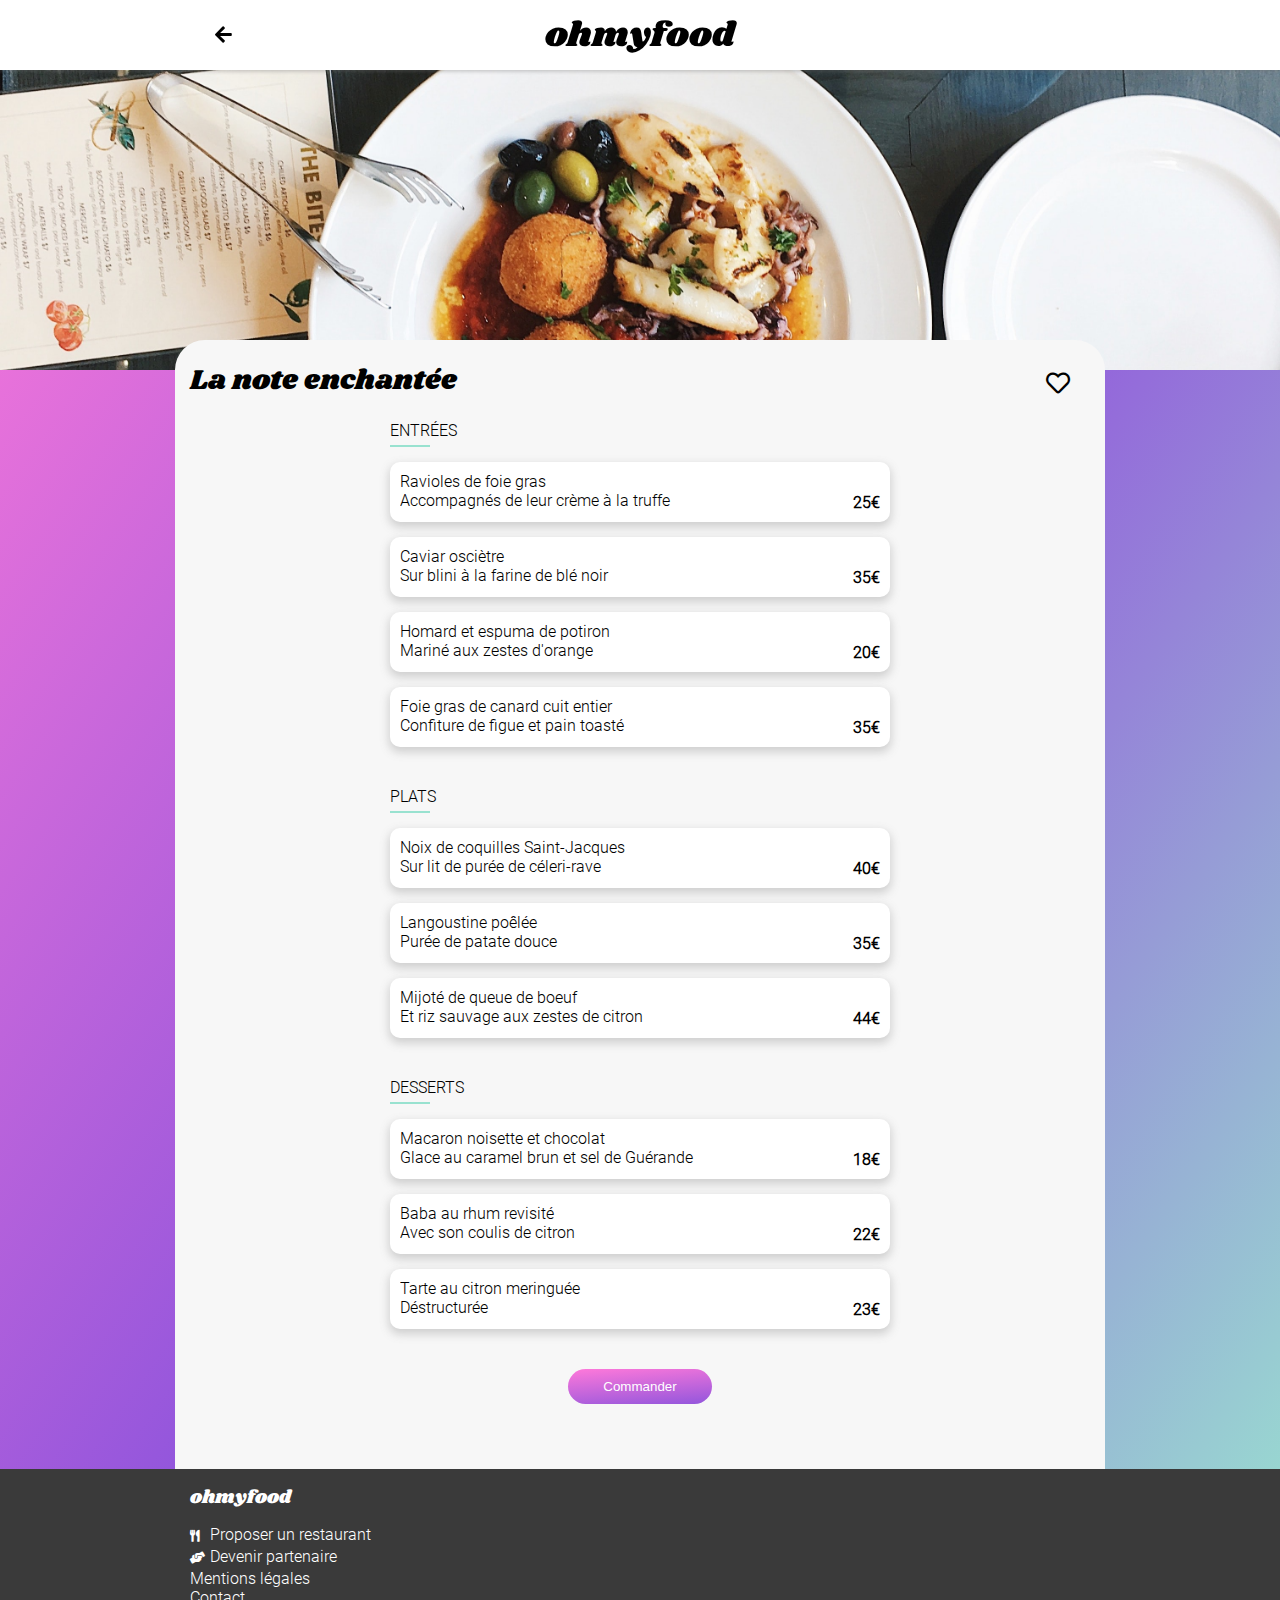
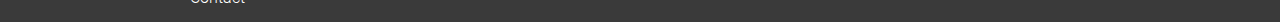
<file: restaurants/la-note-enchantee.html>
<!DOCTYPE html>
<html lang="fr">
    <head>
        <meta charset="utf-8" />
        <meta name="viewport" content="width=device-width" />
        <link rel="stylesheet" href="../css/styles.css" />
        <link rel="stylesheet" href="../fontawesome/css/all.css" />
        <title>ohmyfood.com</title>
    </head>
    
    <body>
        <header class="header">
            <div class="relative">
                <a href="../index.html" class="return">
                    <i class="fas fa-arrow-left arrow"></i>
                </a>
                <!-- <span class="header__icon">
                    <img class="header__icon__img" src="images/logo/ohmyfood@2x.svg" alt="ohmyfood icon">
                </span> -->
                <h1 class="header__text">ohmyfood</h1>
            </div>
        </header>
        <div class="hero hero2"> 
        </div>
        <main class="restaurant-main container">
            <h1>La note enchantée</h1>
            <div class="box__content__icon heartic">
                <i class="far fa-heart heart-bw"></i>
                <i class="fas fa-heart heart-c"></i>
            </div>
            <div class="restaurant-main__menu">
                <div class="restaurant-main__menu__part">
                    <span>ENTRÉES</span>
                    <div class="greenbar"> </div>
                    <div class="restaurant-main__menu__part__choice">
                        <div class="plat animation-delay-1">
                            <div class="plat__text">
                                <strong>Ravioles de foie gras </strong><br>
                                Accompagnés de leur crème à la truffe
                            </div>
                            <p class="plat__price">25€</p>
                            <div class="plat__animation">
                                <div class="plat__animation__wrap-icon"> 
                                    <i class="fa-check fas plat__animation__icon" aria-hidden="true"></i> 
                                </div> 
                            </div>
                        </div>
                        <div class="plat animation-delay-2">
                            <div class="plat__text">
                                <strong>Caviar osciètre </strong><br>
                                Sur blini à la farine de blé noir
                            </div>
                            <p class="plat__price">35€</p>
                            <div class="plat__animation">
                                <div class="plat__animation__wrap-icon"> 
                                    <i class="fa-check fas plat__animation__icon" aria-hidden="true"></i> 
                                </div> 
                            </div>
                        </div>
                        <div class="plat animation-delay-3">
                            <div class="plat__text">
                                <strong>Homard et espuma de potiron</strong><br>
                                Mariné aux zestes d'orange
                            </div>
                            <p class="plat__price">20€</p>
                            <div class="plat__animation">
                                <div class="plat__animation__wrap-icon"> 
                                    <i class="fa-check fas plat__animation__icon" aria-hidden="true"></i> 
                                </div> 
                            </div>
                        </div>
                        <div class="plat animation-delay-4">
                            <div class="plat__text">
                                <strong>Foie gras de canard cuit entier</strong><br>
                                Confiture de figue et pain toasté
                            </div>
                            <p class="plat__price">35€</p>
                            <div class="plat__animation">
                                <div class="plat__animation__wrap-icon"> 
                                    <i class="fa-check fas plat__animation__icon" aria-hidden="true"></i> 
                                </div> 
                            </div>
                        </div>
                    </div>
                </div>
                <div class="restaurant-main__menu__part">
                    <span>PLATS</span>
                    <div class="greenbar"> </div>
                    <div class="restaurant-main__menu__part__choice">
                        <div class="plat animation-delay-5">
                            <div class="plat__text">
                                <strong>Noix de coquilles Saint-Jacques</strong><br>
                                Sur lit de purée de céleri-rave
                            </div>
                            <p class="plat__price">40€</p>
                            <div class="plat__animation">
                                <div class="plat__animation__wrap-icon"> 
                                    <i class="fa-check fas plat__animation__icon" aria-hidden="true"></i> 
                                </div> 
                            </div>
                        </div>
                        <div class="plat animation-delay-6">
                            <div class="plat__text">
                                <strong>Langoustine poêlée</strong><br>
                                Purée de patate douce
                            </div>
                            <p class="plat__price">35€</p>
                            <div class="plat__animation">
                                <div class="plat__animation__wrap-icon"> 
                                    <i class="fa-check fas plat__animation__icon" aria-hidden="true"></i> 
                                </div> 
                            </div>
                        </div>
                        <div class="plat animation-delay-7">
                            <div class="plat__text">
                                <strong>Mijoté de queue de boeuf</strong><br>
                                Et riz sauvage aux zestes de citron
                            </div>
                            <p class="plat__price">44€</p>
                            <div class="plat__animation">
                                <div class="plat__animation__wrap-icon"> 
                                    <i class="fa-check fas plat__animation__icon" aria-hidden="true"></i> 
                                </div> 
                            </div>
                        </div>
                    </div>
                </div>
                <div class="restaurant-main__menu__part">
                    <span>DESSERTS</span>
                    <div class="greenbar"> </div>
                    <div class="restaurant-main__menu__part__choice">
                        <div class="plat animation-delay-8">
                            <div class="plat__text">
                                <strong>Macaron noisette et chocolat</strong><br>
                                Glace au caramel brun et sel de Guérande
                            </div>
                            <p class="plat__price">18€</p>
                            <div class="plat__animation">
                                <div class="plat__animation__wrap-icon"> 
                                    <i class="fa-check fas plat__animation__icon" aria-hidden="true"></i> 
                                </div> 
                            </div>
                        </div>
                        <div class="plat animation-delay-9">
                            <div class="plat__text">
                                <strong>Baba au rhum revisité </strong><br>
                                Avec son coulis de citron
                            </div>
                            <p class="plat__price">22€</p>
                            <div class="plat__animation">
                                <div class="plat__animation__wrap-icon"> 
                                    <i class="fa-check fas plat__animation__icon" aria-hidden="true"></i> 
                                </div> 
                            </div>
                        </div>
                        <div class="plat animation-delay-10">
                            <div class="plat__text">
                                <strong>Tarte au citron meringuée </strong><br>
                                Déstructurée
                            </div>
                            <p class="plat__price">23€</p>
                            <div class="plat__animation">
                                <div class="plat__animation__wrap-icon"> 
                                    <i class="fa-check fas plat__animation__icon" aria-hidden="true"></i> 
                                </div> 
                            </div>
                        </div>
                    </div>
                </div>
            </div>
            <div class="test">
            <button type="submit" class="button commander">Commander</button>
            </div>
        </main>
        <footer>
            <div class="footer container">
                <h3>ohmyfood</h3><br>
                <a href=""><i class="fas fa-utensils faicon"></i>Proposer un restaurant<br></a>
                <a href=""><i class="fas fa-hands-helping faicon"></i>Devenir partenaire<br></a>
                <a href="">Mentions légales <br></a>
                <a href="mailto:contact@ohmyfood.com">Contact <br></a>
            </div>
        </footer>
    </body>
</html>
</file>
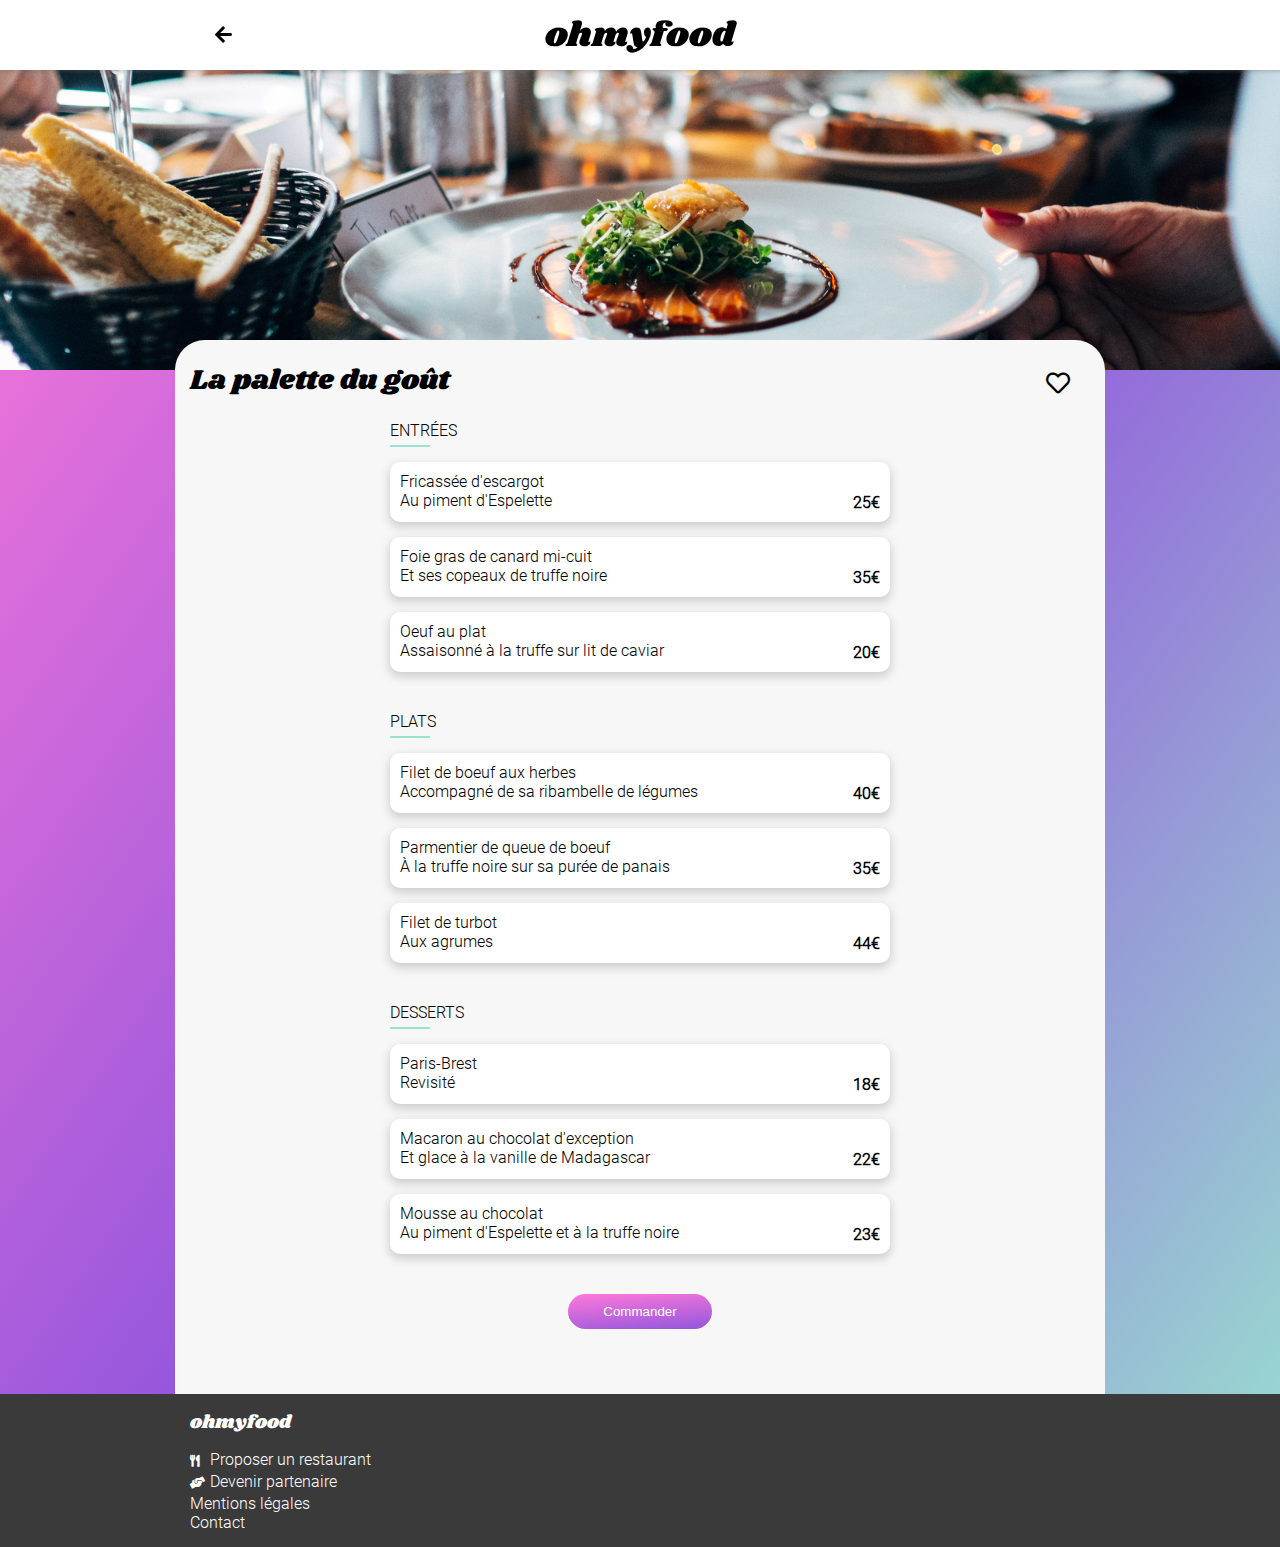
<file: restaurants/la-palette-du-gout.html>
<!DOCTYPE html>
<html lang="fr">
    <head>
        <meta charset="utf-8" />
        <meta name="viewport" content="width=device-width" />
        <link rel="stylesheet" href="../css/styles.css" />
        <link rel="stylesheet" href="../fontawesome/css/all.css" />
        <title>ohmyfood.com</title>
    </head>
    
    <body>
        <header class="header">
            <div class="relative">
                <a href="../index.html" class="return">
                    <i class="fas fa-arrow-left arrow"></i>
                </a>
                <!-- <span class="header__icon">
                    <img class="header__icon__img" src="images/logo/ohmyfood@2x.svg" alt="ohmyfood icon">
                </span> -->
                <h1 class="header__text">ohmyfood</h1>
            </div>
        </header>
        <div class="hero hero1">
        </div>
        <main class="restaurant-main container">
            <h1>La palette du goût</h1>
            <div class="box__content__icon heartic">
                <i class="far fa-heart heart-bw"></i>
                <i class="fas fa-heart heart-c"></i>
            </div>
            <div class="restaurant-main__menu">
                <div class="restaurant-main__menu__part">
                    <span>ENTRÉES</span>
                    <div class="greenbar"> </div>
                    <div class="restaurant-main__menu__part__choice">
                        <div class="plat animation-delay-1">
                            <div class="plat__text">
                                <strong>Fricassée d'escargot</strong><br>
                                Au piment d'Espelette 
                            </div>
                            <p class="plat__price">25€</p>
                            <div class="plat__animation">
                                <div class="plat__animation__wrap-icon"> 
                                    <i class="fa-check fas plat__animation__icon" aria-hidden="true"></i> 
                                </div> 
                            </div>
                        </div>
                        <div class="plat animation-delay-2">
                            <div class="plat__text">
                                <strong>Foie gras de canard mi-cuit</strong><br>
                                Et ses copeaux de truffe noire
                            </div>
                            <p class="plat__price">35€</p>
                            <div class="plat__animation">
                                <div class="plat__animation__wrap-icon"> 
                                    <i class="fa-check fas plat__animation__icon" aria-hidden="true"></i> 
                                </div> 
                            </div>
                        </div>
                        <div class="plat animation-delay-3">
                            <div class="plat__text">
                                <strong>Oeuf au plat</strong><br>
                                Assaisonné à la truffe sur lit de caviar
                            </div>
                            <p class="plat__price">20€</p>
                            <div class="plat__animation">
                                <div class="plat__animation__wrap-icon"> 
                                    <i class="fa-check fas plat__animation__icon" aria-hidden="true"></i> 
                                </div> 
                            </div>
                        </div>
                    </div>
                </div>
                <div class="restaurant-main__menu__part">
                    <span>PLATS</span>
                    <div class="greenbar"> </div>
                    <div class="restaurant-main__menu__part__choice">
                        <div class="plat animation-delay-4">
                            <div class="plat__text">
                                <strong>Filet de boeuf aux herbes</strong><br>
                                Accompagné de sa ribambelle de légumes
                            </div>
                            <p class="plat__price">40€</p>
                            <div class="plat__animation">
                                <div class="plat__animation__wrap-icon"> 
                                    <i class="fa-check fas plat__animation__icon" aria-hidden="true"></i> 
                                </div> 
                            </div>
                        </div>
                        <div class="plat animation-delay-5">
                            <div class="plat__text">
                                <strong>Parmentier de queue de boeuf</strong><br>
                                À la truffe noire sur sa purée de panais
                            </div>
                            <p class="plat__price">35€</p>
                            <div class="plat__animation">
                                <div class="plat__animation__wrap-icon"> 
                                    <i class="fa-check fas plat__animation__icon" aria-hidden="true"></i> 
                                </div> 
                            </div>
                        </div>
                        <div class="plat animation-delay-6">
                            <div class="plat__text">
                                <strong>Filet de turbot</strong><br>
                                Aux agrumes
                            </div>
                            <p class="plat__price">44€</p>
                            <div class="plat__animation">
                                <div class="plat__animation__wrap-icon"> 
                                    <i class="fa-check fas plat__animation__icon" aria-hidden="true"></i> 
                                </div> 
                            </div>
                        </div>
                    </div>
                </div>
                <div class="restaurant-main__menu__part">
                    <span>DESSERTS</span>
                    <div class="greenbar"> </div>
                    <div class="restaurant-main__menu__part__choice">
                        <div class="plat animation-delay-7">
                            <div class="plat__text">
                                <strong>Paris-Brest</strong><br>
                                Revisité
                            </div>
                            <p class="plat__price">18€</p>
                            <div class="plat__animation">
                                <div class="plat__animation__wrap-icon"> 
                                    <i class="fa-check fas plat__animation__icon" aria-hidden="true"></i> 
                                </div> 
                            </div>
                        </div>
                        <div class="plat animation-delay-8">
                            <div class="plat__text">
                                <strong>Macaron au chocolat d'exception </strong><br>
                                Et glace à la vanille de Madagascar
                            </div>
                            <p class="plat__price">22€</p>
                            <div class="plat__animation">
                                <div class="plat__animation__wrap-icon"> 
                                    <i class="fa-check fas plat__animation__icon" aria-hidden="true"></i> 
                                </div> 
                            </div>
                        </div>
                        <div class="plat animation-delay-9">
                            <div class="plat__text">
                                <strong>Mousse au chocolat </strong><br>
                                Au piment d'Espelette et à la truffe noire
                            </div>
                            <p class="plat__price">23€</p>
                            <div class="plat__animation">
                                <div class="plat__animation__wrap-icon"> 
                                    <i class="fa-check fas plat__animation__icon" aria-hidden="true"></i> 
                                </div> 
                            </div>
                        </div>
                    </div>
                </div>
            </div>
            <div class="test">
            <button type="submit" class="button commander">Commander</button>
            </div>
        </main>
        <footer>
            <div class="footer container">
                <h3>ohmyfood</h3><br>
                <a href=""><i class="fas fa-utensils faicon"></i>Proposer un restaurant<br></a>
                <a href=""><i class="fas fa-hands-helping faicon"></i>Devenir partenaire<br></a>
                <a href="">Mentions légales <br></a>
                <a href="mailto:contact@ohmyfood.com">Contact <br></a>
            </div>
        </footer>
    </body>
</html>
</file>
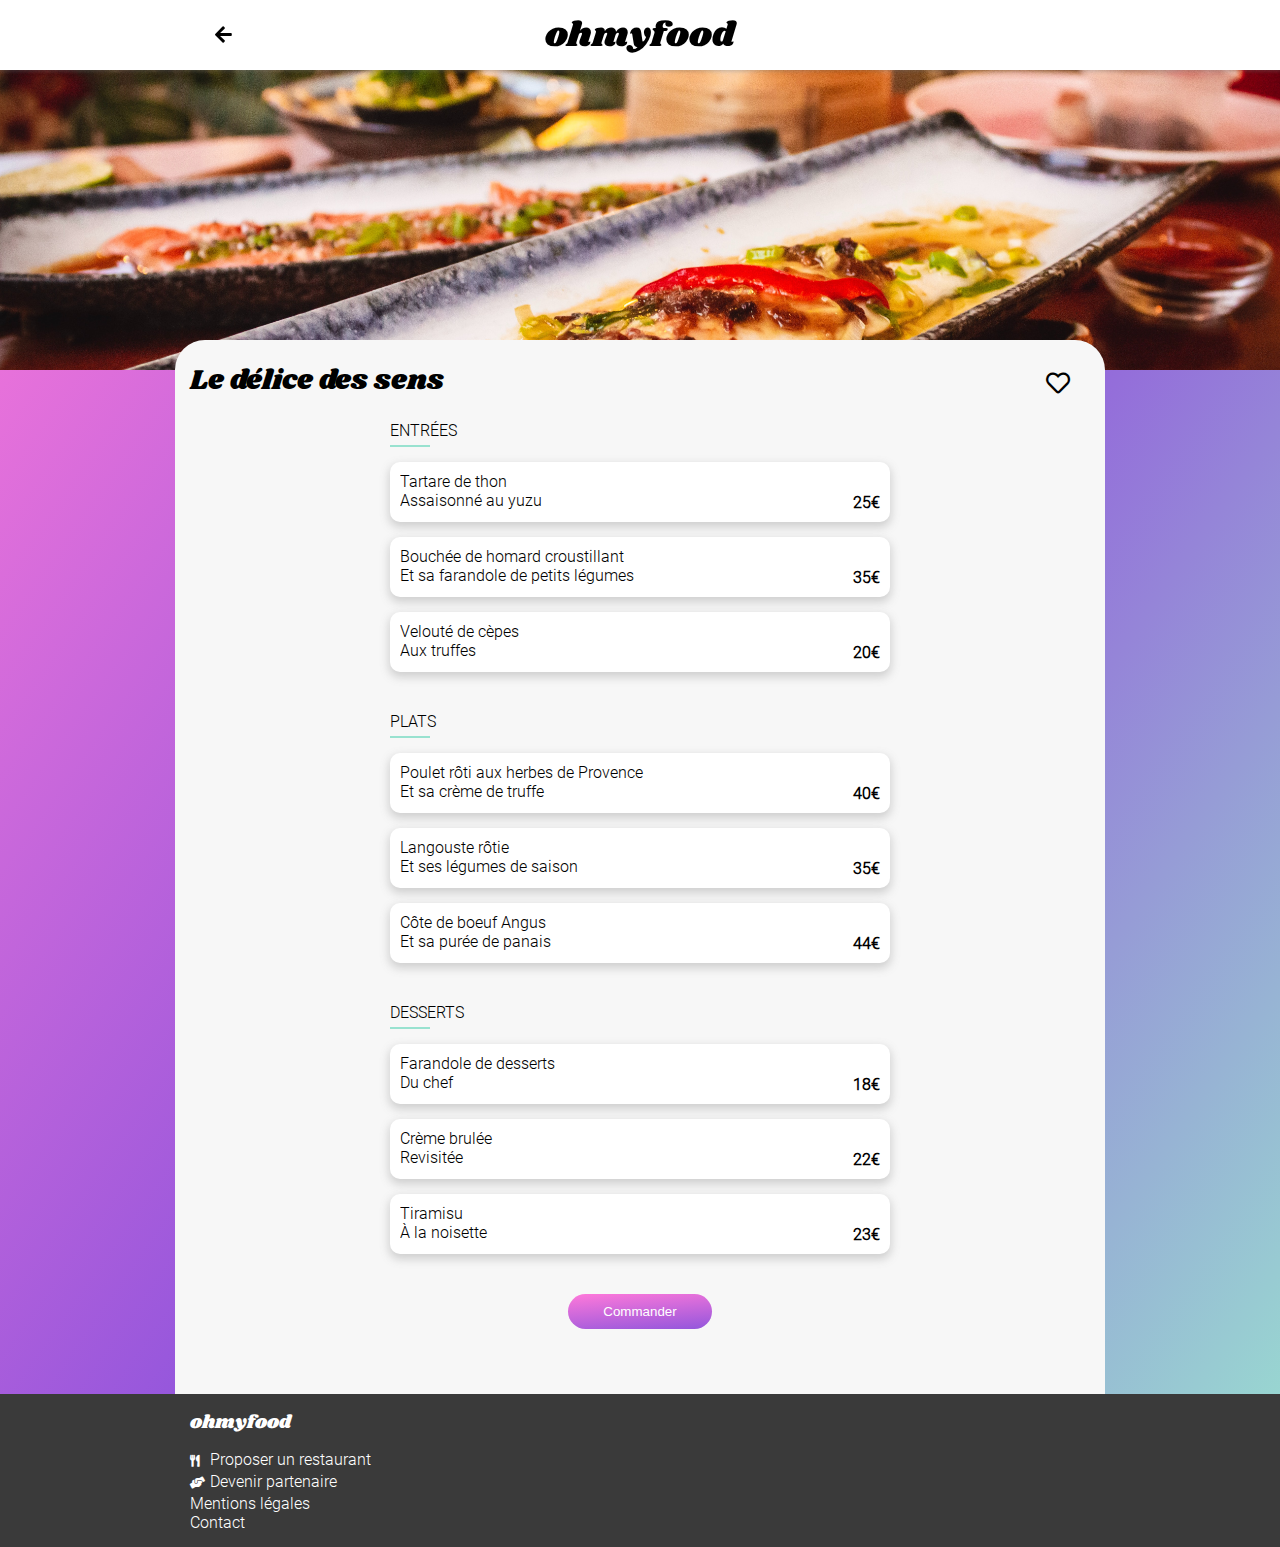
<file: restaurants/le-delice-des-sens.html>
<!DOCTYPE html>
<html lang="fr">
    <head>
        <meta charset="utf-8" />
        <meta name="viewport" content="width=device-width" />
        <link rel="stylesheet" href="../css/styles.css" />
        <link rel="stylesheet" href="../fontawesome/css/all.css" />
        <title>ohmyfood.com</title>
    </head>
    
    <body>
        <header class="header">
            <div class="relative">
                <a href="../index.html" class="return">
                    <i class="fas fa-arrow-left arrow"></i>
                </a>
                <!-- <span class="header__icon">
                    <img class="header__icon__img" src="images/logo/ohmyfood@2x.svg" alt="ohmyfood icon">
                </span> -->
                <h1 class="header__text">ohmyfood</h1>
            </div>
        </header>
        <div class="hero hero4">
        </div>
        <main class="restaurant-main container">
            <h1>Le délice des sens</h1>
            <div class="box__content__icon heartic">
                <i class="far fa-heart heart-bw"></i>
                <i class="fas fa-heart heart-c"></i>
            </div>
            <div class="restaurant-main__menu">
                <div class="restaurant-main__menu__part">
                    <span>ENTRÉES</span>
                    <div class="greenbar"> </div>
                    <div class="restaurant-main__menu__part__choice">
                        <div class="plat animation-delay-1">
                            <div class="plat__text">
                                <strong>Tartare de thon</strong><br>
                                Assaisonné au yuzu
                            </div>
                            <p class="plat__price">25€</p>
                            <div class="plat__animation">
                                <div class="plat__animation__wrap-icon"> 
                                    <i class="fa-check fas plat__animation__icon" aria-hidden="true"></i> 
                                </div> 
                            </div>
                        </div>
                        <div class="plat animation-delay-2">
                            <div class="plat__text">
                                <strong>Bouchée de homard croustillant </strong><br>
                                Et sa farandole de petits légumes
                            </div>
                            <p class="plat__price">35€</p>
                            <div class="plat__animation">
                                <div class="plat__animation__wrap-icon"> 
                                    <i class="fa-check fas plat__animation__icon" aria-hidden="true"></i> 
                                </div> 
                            </div>
                        </div>
                        <div class="plat animation-delay-3">
                            <div class="plat__text">
                                <strong>Velouté de cèpes </strong><br>
                                Aux truffes
                            </div>
                            <p class="plat__price">20€</p>
                            <div class="plat__animation">
                                <div class="plat__animation__wrap-icon"> 
                                    <i class="fa-check fas plat__animation__icon" aria-hidden="true"></i> 
                                </div> 
                            </div>
                        </div>
                    </div>
                </div>
                <div class="restaurant-main__menu__part">
                    <span>PLATS</span>
                    <div class="greenbar"> </div>
                    <div class="restaurant-main__menu__part__choice">
                        <div class="plat animation-delay-4">
                            <div class="plat__text">
                                <strong>Poulet rôti aux herbes de Provence </strong><br>
                                Et sa crème de truffe
                            </div>
                            <p class="plat__price">40€</p>
                            <div class="plat__animation">
                                <div class="plat__animation__wrap-icon"> 
                                    <i class="fa-check fas plat__animation__icon" aria-hidden="true"></i> 
                                </div> 
                            </div>
                        </div>
                        <div class="plat animation-delay-5">
                            <div class="plat__text">
                                <strong>Langouste rôtie </strong><br>
                                Et ses légumes de saison
                            </div>
                            <p class="plat__price">35€</p>
                            <div class="plat__animation">
                                <div class="plat__animation__wrap-icon"> 
                                    <i class="fa-check fas plat__animation__icon" aria-hidden="true"></i> 
                                </div> 
                            </div>
                        </div>
                        <div class="plat animation-delay-6">
                            <div class="plat__text">
                                <strong>Côte de boeuf Angus </strong><br>
                                Et sa purée de panais
                            </div>
                            <p class="plat__price">44€</p>
                            <div class="plat__animation">
                                <div class="plat__animation__wrap-icon"> 
                                    <i class="fa-check fas plat__animation__icon" aria-hidden="true"></i> 
                                </div> 
                            </div>
                        </div>
                    </div>
                </div>
                <div class="restaurant-main__menu__part">
                    <span>DESSERTS</span>
                    <div class="greenbar"> </div>
                    <div class="restaurant-main__menu__part__choice">
                        <div class="plat animation-delay-7">
                            <div class="plat__text">
                                <strong>Farandole de desserts</strong><br>
                                Du chef
                            </div>
                            <p class="plat__price">18€</p>
                            <div class="plat__animation">
                                <div class="plat__animation__wrap-icon"> 
                                    <i class="fa-check fas plat__animation__icon" aria-hidden="true"></i> 
                                </div> 
                            </div>
                        </div>
                        <div class="plat animation-delay-8">
                            <div class="plat__text">
                                <strong>Crème brulée </strong><br>
                                Revisitée
                            </div>
                            <p class="plat__price">22€</p>
                            <div class="plat__animation">
                                <div class="plat__animation__wrap-icon"> 
                                    <i class="fa-check fas plat__animation__icon" aria-hidden="true"></i> 
                                </div> 
                            </div>
                        </div>
                        <div class="plat animation-delay-9">
                            <div class="plat__text">
                                <strong>Tiramisu </strong><br>
                                À la noisette
                            </div>
                            <p class="plat__price">23€</p>
                            <div class="plat__animation">
                                <div class="plat__animation__wrap-icon"> 
                                    <i class="fa-check fas plat__animation__icon" aria-hidden="true"></i> 
                                </div> 
                            </div>
                        </div>
                    </div>
                </div>
            </div>
            <div class="test">
            <button type="submit" class="button commander">Commander</button>
            </div>
        </main>
        <footer>
            <div class="footer container">
                <h3>ohmyfood</h3><br>
                <a href=""><i class="fas fa-utensils faicon"></i>Proposer un restaurant<br></a>
                <a href=""><i class="fas fa-hands-helping faicon"></i>Devenir partenaire<br></a>
                <a href="">Mentions légales <br></a>
                <a href="mailto:contact@ohmyfood.com">Contact <br></a>
            </div>
        </footer>
    </body>
</html>
</file>
<file: css/styles.css>
/* ----------------------------------------------
 * Generated by Animista on 2021-2-24 10:22:10
 * Licensed under FreeBSD License.
 * See http://animista.net/license for more info. 
 * w: http://animista.net, t: @cssanimista
 *
 * animation slide-in-right
 * animation roll-in-right
 * animation slide-out-right
 * animation fade-in-bottom
 * ----------------------------------------
 */
@keyframes fade-in-bottom {
  0% {
    transform: translateY(50px);
    opacity: 0;
  }
  100% {
    transform: translateY(0);
    opacity: 1;
  }
}
@keyframes fade-in {
  0% {
    opacity: 0;
    transform: scale(0);
  }
  50% {
    opacity: 1;
    transform: scale(0.5);
  }
  70% {
    opacity: 1;
    transform: scale(1);
  }
  80% {
    opacity: 1;
    transform: scale(1.25);
  }
  100% {
    opacity: 1;
    transform: scale(1);
  }
}
@keyframes fade-out {
  0% {
    opacity: 1;
    transform: scale(1);
  }
  80% {
    opacity: 1;
    transform: scale(0.75);
  }
  100% {
    opacity: 0;
    transform: scale(0);
  }
}
@keyframes fade-out-loader {
  0% {
    opacity: 1;
  }
  80% {
    opacity: 1;
  }
  99% {
    opacity: 0;
    width: 100%;
    height: 100vh;
  }
  100% {
    width: 0px;
    height: 0px;
  }
}
@keyframes loading-bar {
  0% {
    width: 0px;
    background-color: #99E2D0;
  }
  50% {
    width: 150px;
  }
  100% {
    width: 200px;
  }
}
@keyframes slide-out-right {
  0% {
    transform: translateX(0);
  }
  100% {
    transform: translateX(70px);
  }
}
@keyframes shift-to-right {
  0% {
    margin: -16px -10px -16px 16px;
  }
  100% {
    margin: -16px -80px -16px 16px;
  }
}
@keyframes roll-in-right {
  0% {
    transform: translateX(70px) rotate(540deg);
  }
  100% {
    transform: translateX(0) rotate(0deg);
  }
}
@keyframes slide-in-right {
  0% {
    transform: translateX(70px);
  }
  100% {
    transform: translateX(0);
  }
}
@keyframes shift-to-left {
  0% {
    margin: -16px -80px -16px 16px;
  }
  100% {
    margin: -16px -10px -16px 16px;
  }
}
.header {
  width: 100%;
  height: 70px;
  box-shadow: 0px 1px 3px 1px rgba(110, 110, 110, 0.295);
  background-color: white;
  z-index: 50;
  position: sticky;
  top: 0px;
  text-align: center;
  display: flex;
  flex-wrap: wrap;
  justify-content: center;
  align-content: center;
}

.header__text {
  font-size: 35px;
  padding-top: 10px;
}

.return {
  position: absolute;
  top: 25px;
  left: 25px;
}

.arrow {
  font-size: larger;
}

.relative {
  position: relative;
  width: 100%;
  max-width: 900px;
  height: 70px;
}

.location {
  width: 100%;
  height: 50px;
  background-color: #eaeaea;
  display: flex;
  flex-wrap: wrap;
  justify-content: center;
  align-content: center;
}

footer {
  background-color: #3a3a3a;
  color: white;
}
footer h3 {
  margin-bottom: -5px;
}
footer .faicon {
  margin-bottom: 5px;
  width: 20px;
}
footer i {
  font-size: 12px;
  align-content: center;
}

.top__presentation {
  display: flex;
  flex-direction: column;
  align-items: center;
  text-align: center;
}
.top__function {
  background-color: white;
}
.top__function h2 {
  font-family: "robotothick";
}

.top__presentation h2 {
  font-family: "robotothick";
}

.top__function__element {
  position: relative;
  margin: 25px 0px 25px 10px;
}
.top__function__element__number {
  background-color: #9356DC;
  border-radius: 20px;
  padding: 5px;
  width: 12px;
  height: 12px;
  display: flex;
  flex-wrap: wrap;
  justify-content: center;
  align-content: center;
  position: absolute;
  color: white;
  font-size: 13px;
  top: 18px;
  left: -10px;
}
.top__function__element__box {
  display: flex;
  flex-wrap: wrap;
  align-content: center;
  background-color: #f7f7f7;
  box-shadow: 0px 4px 10px 1px rgba(110, 110, 110, 0.295);
  width: 100%;
  height: 60px;
  border-radius: 20px;
}
.top__function__element__box i {
  margin-right: 20px;
  margin-left: 30px;
  color: gray;
  font-size: medium;
}
.top__function__element__box__text {
  font-family: "robotothick";
}

.top__function__element:hover .top__function__element__box {
  background-color: #ebf3fc;
}
.top__function__element:hover .top__function__element__box i {
  color: #9356DC;
}

@font-face {
  font-family: "roboto";
  src: url(../fonts/Roboto/Roboto-Light.ttf);
}
@font-face {
  font-family: "robotothick";
  src: url(../fonts/Roboto/Roboto-Black.ttf);
}
@font-face {
  font-family: "shrikhand";
  src: url(../fonts/Shrikhand/Shrikhand-Regular.ttf);
}
body {
  padding: 0px;
  margin: 0px;
  background: linear-gradient(125deg, #FF79DA, #9356DC, #99E2D0);
  font-family: "roboto";
  font-size: medium;
  font-weight: lighter;
}

.top__presentation, main {
  background-color: #f7f7f7;
}

.container {
  max-width: 900px;
  padding: 15px;
  margin: auto;
}

a {
  text-decoration-line: none;
  text-decoration-color: black;
  color: inherit;
}

h1, h2, h3, h4 {
  font-family: "shrikhand";
  margin: 0px;
  font-weight: normal;
}

.button {
  padding: 10px 15px 10px 15px;
  border-radius: 20px;
  border-width: 0px;
  background: linear-gradient(175deg, #FF79DA, #9356DC);
  color: white;
  cursor: pointer;
}
.button:hover {
  box-shadow: 0px 4px 10px 1px rgba(110, 110, 110, 0.295);
  opacity: 0.9;
}

main h2 {
  font-family: "robotothick";
  padding-top: 20px;
}
main .div_box {
  padding-bottom: 20px;
}

.div_box {
  display: flex;
  flex-wrap: wrap;
  align-content: space-around;
  justify-content: space-around;
}

.box {
  display: flex;
  flex-direction: column;
  width: 100%;
  max-width: 400px;
  max-height: 288px;
  margin-top: 15px;
  border-radius: 10px;
  background-color: white;
  cursor: pointer;
  box-shadow: 0px 4px 10px 1px rgba(110, 110, 110, 0.295);
}
.box__picture {
  width: 100%;
  height: 80%;
  position: relative;
}
.box__picture img {
  border-top-left-radius: 10px;
  border-top-right-radius: 10px;
  width: 100%;
  height: 100%;
  object-fit: cover;
  object-position: 50% 50%;
}
.box__picture__new {
  position: absolute;
  padding: 5px;
  top: 10px;
  right: 10px;
  background-color: #99E2D0;
  color: #1b6150;
  border-radius: 2px;
  font-size: smaller;
}
.box__content {
  display: flex;
  justify-content: space-between;
  flex-direction: row;
  align-items: center;
}
.box__content__text {
  padding: 10px;
}

.box__content__icon {
  position: relative;
  right: 20px;
  top: -10px;
  font-size: x-large;
}
.box__content__icon .heart-c {
  opacity: 0;
  position: absolute;
  transform: scale(0);
  right: 0;
  background: linear-gradient(175deg, #FF79DA, #9356DC);
  -webkit-text-fill-color: transparent;
  -webkit-background-clip: text;
}
.box__content__icon .heart-bw {
  position: absolute;
  right: 0;
}
.box__content__icon:hover .heart-c {
  animation: fade-in;
  animation-duration: 400ms;
  animation-fill-mode: forwards;
}
.box__content__icon:hover .heart-bw {
  animation: fade-out;
  animation-duration: 400ms;
  opacity: 0;
}

.loader {
  width: 100%;
  height: 100vh;
  display: flex;
  justify-content: center;
  align-items: center;
  flex-direction: column;
  position: absolute;
  background: linear-gradient(125deg, #FF79DA, #9356DC, #99E2D0);
  color: white;
  font-weight: bold;
  font-size: x-large;
  top: 0;
  left: 0;
  z-index: 51;
  animation: fade-out-loader;
  animation-duration: 2000ms;
  animation-fill-mode: forwards;
  opacity: 0;
}
.loader .loading_bar {
  animation: loading-bar;
  animation-duration: 2000ms;
  height: 5px;
  width: 0px;
  background-color: #99E2D0;
  position: relative;
  margin: 5px;
  top: 0px;
  left: 0px;
}

.hero {
  height: 300px;
  background-position: center;
  background-repeat: no-repeat;
  background-size: cover;
}

.hero1 {
  background-image: url("../images/restaurants/jay-wennington-N_Y88TWmGwA-unsplash.jpg");
}

.hero2 {
  background-image: url("../images/restaurants/stil-u2Lp8tXIcjw-unsplash.jpg");
}

.hero3 {
  background-image: url("../images/restaurants/toa-heftiba-DQKerTsQwi0-unsplash.jpg");
}

.hero4 {
  background-image: url("../images/restaurants/louis-hansel-shotsoflouis-qNBGVyOCY8Q-unsplash.jpg");
}

.restaurant-main {
  margin-top: -30px;
  border-radius: 30px 30px 0px 0px;
  z-index: 1;
  position: relative;
}
.restaurant-main h1 {
  padding-top: 5px;
  font-size: 28px;
}
.restaurant-main__menu {
  display: flex;
  flex-wrap: wrap;
  flex-direction: column;
  align-items: center;
  justify-content: space-between;
  width: 100%;
}
.restaurant-main__menu__part {
  width: 100%;
  max-width: 500px;
  margin-top: 20px;
  margin-bottom: 20px;
}

.test {
  display: flex;
  flex-direction: column;
  align-items: center;
  margin: 20px 0px 50px 0px;
}

.commander {
  padding: 10px 35px;
}

.greenbar {
  height: 2px;
  width: 40px;
  background-color: #99E2D0;
  margin-top: 5px;
}

.heartic {
  right: 20px;
  top: -30px;
}

.plat {
  animation: fade-in-bottom 0.6s cubic-bezier(0.39, 0.575, 0.565, 1) both;
  margin-top: 15px;
  padding: 10px;
  box-shadow: 0px 4px 10px 1px rgba(110, 110, 110, 0.295);
  height: 40px;
  border-radius: 10px;
  background-color: white;
  overflow: hidden;
  cursor: pointer;
  display: flex;
}
.plat__text {
  white-space: nowrap;
  overflow: hidden;
  text-overflow: ellipsis;
  flex: 1;
}
.plat__price {
  display: flex;
  justify-content: flex-end;
  align-items: flex-end;
  margin: 0px;
  font-weight: bold;
}

.plat__animation {
  background-color: #99E2D0;
  margin: -16px -80px -16px 16px;
  width: 64px;
  display: flex;
  align-items: center;
  justify-content: center;
  animation: slide-out-right 500ms linear both;
  animation: shift-to-right 600ms;
  animation-fill-mode: both;
}
.plat__animation__wrap-icon {
  height: 1.6rem;
  width: 1.6rem;
  background-color: #fff;
  display: flex;
  align-items: center;
  justify-content: center;
  border-radius: 100px;
}
.plat__animation__wrap-icon i {
  color: #99E2D0;
}

.plat:hover .plat__animation {
  animation: slide-in-right 500ms linear both;
  animation: shift-to-left 600ms;
  animation-fill-mode: both;
}
.plat:hover .plat__animation__wrap-icon {
  animation-fill-mode: both;
  animation: roll-in-right 500ms ease-out both;
}

.animation-delay-1 {
  animation-delay: 310ms;
}

.animation-delay-2 {
  animation-delay: 620ms;
}

.animation-delay-3 {
  animation-delay: 930ms;
}

.animation-delay-4 {
  animation-delay: 1240ms;
}

.animation-delay-5 {
  animation-delay: 1550ms;
}

.animation-delay-6 {
  animation-delay: 1860ms;
}

.animation-delay-7 {
  animation-delay: 2170ms;
}

.animation-delay-8 {
  animation-delay: 2480ms;
}

.animation-delay-9 {
  animation-delay: 2790ms;
}

.animation-delay-10 {
  animation-delay: 3100ms;
}

/*# sourceMappingURL=styles.css.map */
</file>
